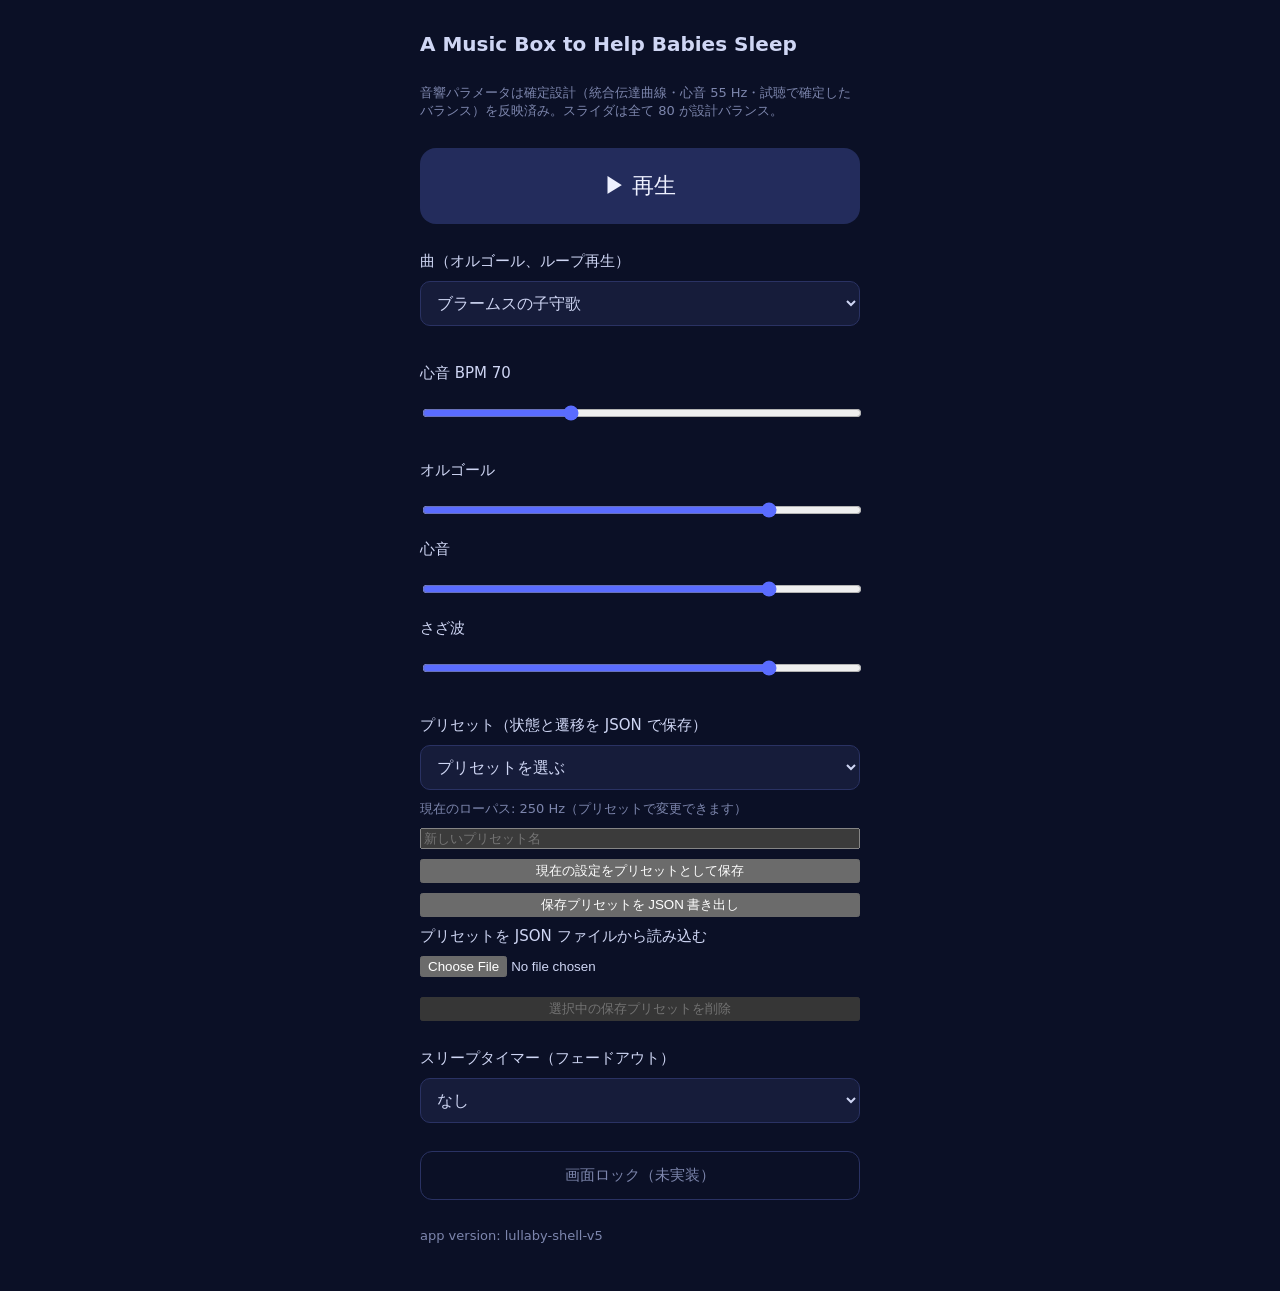
<file: app/index.html>
<!DOCTYPE html>
<html lang="ja">
<head>
<meta charset="utf-8">
<meta name="viewport" content="width=device-width, initial-scale=1, viewport-fit=cover">
<meta name="theme-color" content="#0b1026">
<title>A Music Box to Help Babies Sleep</title>
<link rel="manifest" href="manifest.webmanifest">
<link rel="stylesheet" href="style.css">
</head>
<body>
<main>
  <h1>A Music Box to Help Babies Sleep</h1>
  <p class="note">音響パラメータは確定設計（統合伝達曲線・心音 55 Hz・試聴で確定したバランス）を反映済み。スライダは全て 80 が設計バランス。</p>

  <button id="playBtn" class="play" type="button">▶ 再生</button>

  <section>
    <label for="song">曲（オルゴール、ループ再生）</label>
    <select id="song">
      <option value="brahms">ブラームスの子守歌</option>
      <option value="yurikago">ゆりかごのうた</option>
      <option value="moldau">モルダウ主題</option>
      <option value="vissi">歌に生き、愛に生き</option>
    </select>
    <p id="songStatus" class="note"></p>
  </section>

  <section>
    <label for="bpm">心音 BPM <span id="bpmVal">70</span></label>
    <input id="bpm" type="range" min="60" max="90" step="1" value="70">
  </section>

  <section>
    <label for="volMusic">オルゴール</label>
    <input id="volMusic" type="range" min="0" max="100" value="80">
    <label for="volHeart">心音</label>
    <input id="volHeart" type="range" min="0" max="100" value="80">
    <label for="volWaves">さざ波</label>
    <input id="volWaves" type="range" min="0" max="100" value="80">
  </section>

  <section>
    <label for="preset">プリセット（状態と遷移を JSON で保存）</label>
    <select id="preset"><option value="">プリセットを選ぶ</option></select>
    <p class="note">現在のローパス: <span id="lpVal">250</span> Hz（プリセットで変更できます）</p>
    <input id="presetName" type="text" placeholder="新しいプリセット名">
    <button id="savePreset" type="button">現在の設定をプリセットとして保存</button>
    <button id="exportPresets" type="button">保存プリセットを JSON 書き出し</button>
    <label for="importPresets">プリセットを JSON ファイルから読み込む</label>
    <input id="importPresets" type="file" accept=".json,application/json">
    <p id="importStatus" class="note"></p>
    <button id="deletePreset" type="button">選択中の保存プリセットを削除</button>
  </section>

  <section>
    <label for="timer">スリープタイマー（フェードアウト）</label>
    <select id="timer">
      <option value="0">なし</option>
      <option value="15">15分</option>
      <option value="30">30分</option>
    </select>
  </section>

  <button id="lockBtn" class="lock" type="button">画面ロック（未実装）</button>
  <p class="note">app version: lullaby-shell-v5</p>
</main>
<script src="app.js"></script>
</body>
</html>
</file>
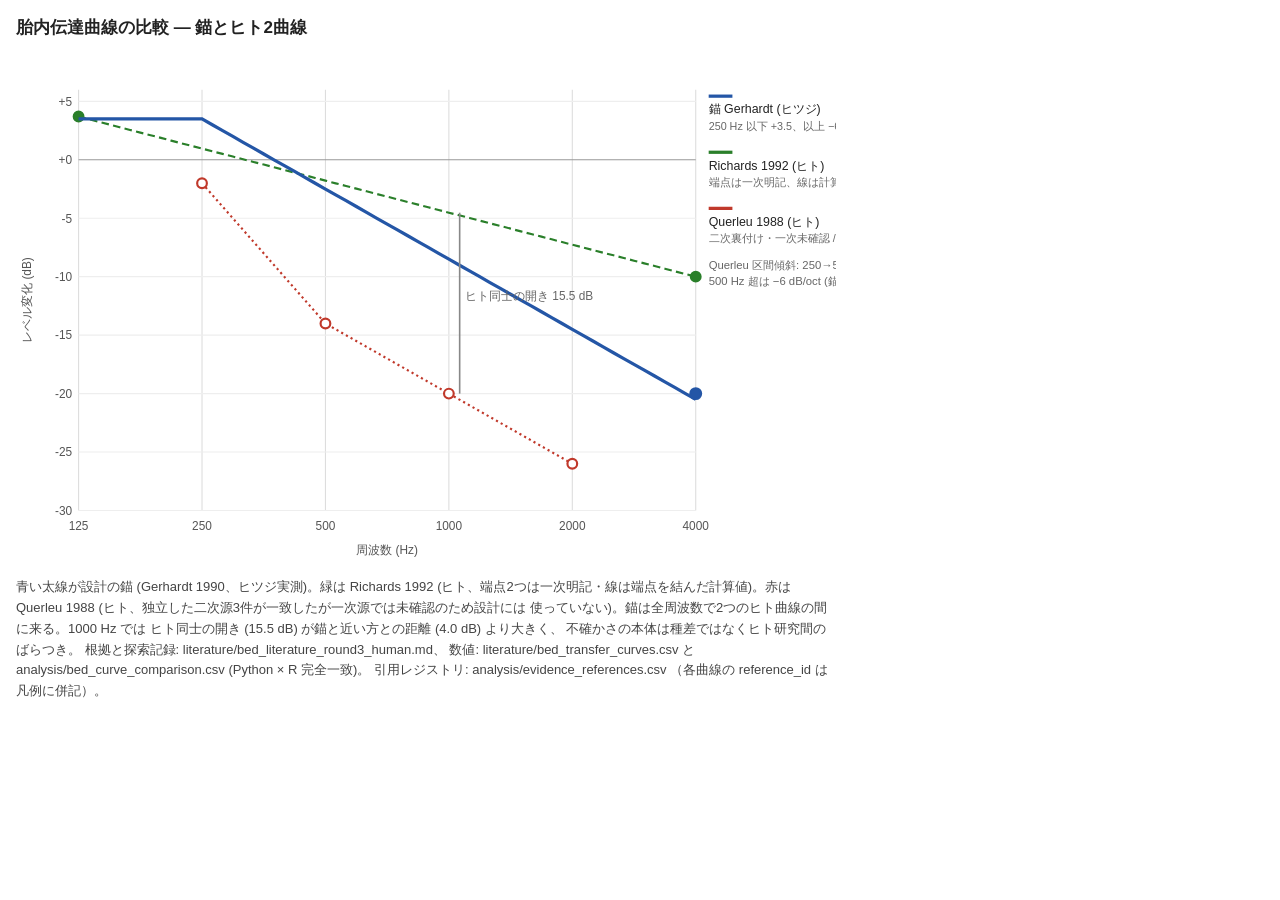
<file: analysis/bed_curves.html>
<!DOCTYPE html>
<html lang="ja"><head><meta charset="utf-8">
<meta name="viewport" content="width=device-width, initial-scale=1">
<title>胎内伝達曲線の比較 (第3弾まで)</title>
<style>body{font-family:sans-serif;margin:16px;color:#222;max-width:820px}
svg{width:100%;height:auto}p{font-size:13px;line-height:1.6;color:#444}</style>
</head><body>
<h2 style="font-size:17px">胎内伝達曲線の比較 — 錨とヒト2曲線</h2>
<svg viewBox="0 0 760 470" xmlns="http://www.w3.org/2000/svg">
<line x1="58.0" y1="34" x2="58.0" y2="424" stroke="#ddd"/><text x="58.0" y="442" font-size="11" text-anchor="middle" fill="#555">125</text><line x1="172.4" y1="34" x2="172.4" y2="424" stroke="#ddd"/><text x="172.4" y="442" font-size="11" text-anchor="middle" fill="#555">250</text><line x1="286.8" y1="34" x2="286.8" y2="424" stroke="#ddd"/><text x="286.8" y="442" font-size="11" text-anchor="middle" fill="#555">500</text><line x1="401.2" y1="34" x2="401.2" y2="424" stroke="#ddd"/><text x="401.2" y="442" font-size="11" text-anchor="middle" fill="#555">1000</text><line x1="515.6" y1="34" x2="515.6" y2="424" stroke="#ddd"/><text x="515.6" y="442" font-size="11" text-anchor="middle" fill="#555">2000</text><line x1="630.0" y1="34" x2="630.0" y2="424" stroke="#ddd"/><text x="630.0" y="442" font-size="11" text-anchor="middle" fill="#555">4000</text><line x1="58" y1="44.8" x2="630" y2="44.8" stroke="#eee"/><text x="52" y="48.8" font-size="11" text-anchor="end" fill="#555">+5</text><line x1="58" y1="99.0" x2="630" y2="99.0" stroke="#999"/><text x="52" y="103.0" font-size="11" text-anchor="end" fill="#555">+0</text><line x1="58" y1="153.2" x2="630" y2="153.2" stroke="#eee"/><text x="52" y="157.2" font-size="11" text-anchor="end" fill="#555">-5</text><line x1="58" y1="207.3" x2="630" y2="207.3" stroke="#eee"/><text x="52" y="211.3" font-size="11" text-anchor="end" fill="#555">-10</text><line x1="58" y1="261.5" x2="630" y2="261.5" stroke="#eee"/><text x="52" y="265.5" font-size="11" text-anchor="end" fill="#555">-15</text><line x1="58" y1="315.7" x2="630" y2="315.7" stroke="#eee"/><text x="52" y="319.7" font-size="11" text-anchor="end" fill="#555">-20</text><line x1="58" y1="369.8" x2="630" y2="369.8" stroke="#eee"/><text x="52" y="373.8" font-size="11" text-anchor="end" fill="#555">-25</text><line x1="58" y1="424.0" x2="630" y2="424.0" stroke="#eee"/><text x="52" y="428.0" font-size="11" text-anchor="end" fill="#555">-30</text><text x="344.0" y="464" font-size="11" text-anchor="middle" fill="#555">周波数 (Hz)</text><text x="14" y="229.0" font-size="11" text-anchor="middle" fill="#555" transform="rotate(-90 14 229.0)">レベル変化 (dB)</text><polyline points="58.0,58.9 67.5,61.4 77.1,63.9 86.6,66.3 96.1,68.8 105.7,71.3 115.2,73.8 124.7,76.2 134.3,78.7 143.8,81.2 153.3,83.7 162.9,86.1 172.4,88.6 181.9,91.1 191.5,93.5 201.0,96.0 210.5,98.5 220.1,101.0 229.6,103.4 239.1,105.9 248.7,108.4 258.2,110.9 267.7,113.3 277.3,115.8 286.8,118.3 296.3,120.8 305.9,123.2 315.4,125.7 324.9,128.2 334.5,130.7 344.0,133.1 353.5,135.6 363.1,138.1 372.6,140.5 382.1,143.0 391.7,145.5 401.2,148.0 410.7,150.4 420.3,152.9 429.8,155.4 439.3,157.9 448.9,160.3 458.4,162.8 467.9,165.3 477.5,167.8 487.0,170.2 496.5,172.7 506.1,175.2 515.6,177.7 525.1,180.1 534.7,182.6 544.2,185.1 553.7,187.5 563.3,190.0 572.8,192.5 582.3,195.0 591.9,197.4 601.4,199.9 610.9,202.4 620.5,204.9 630.0,207.3" fill="none" stroke="#2a7f2a" stroke-width="2" stroke-dasharray="7 4"/><circle cx="58.0" cy="58.9" r="4.5" fill="#2a7f2a" stroke="#2a7f2a" stroke-width="2"/><circle cx="630.0" cy="207.3" r="4.5" fill="#2a7f2a" stroke="#2a7f2a" stroke-width="2"/><polyline points="172.4,120.7 286.8,250.7 401.2,315.7 515.6,380.7" fill="none" stroke="#c0392b" stroke-width="2" stroke-dasharray="2 3"/><circle cx="172.4" cy="120.7" r="4.5" fill="white" stroke="#c0392b" stroke-width="2"/><circle cx="286.8" cy="250.7" r="4.5" fill="white" stroke="#c0392b" stroke-width="2"/><circle cx="401.2" cy="315.7" r="4.5" fill="white" stroke="#c0392b" stroke-width="2"/><circle cx="515.6" cy="380.7" r="4.5" fill="white" stroke="#c0392b" stroke-width="2"/><polyline points="58.0,61.1 67.5,61.1 77.1,61.1 86.6,61.1 96.1,61.1 105.7,61.1 115.2,61.1 124.7,61.1 134.3,61.1 143.8,61.1 153.3,61.1 162.9,61.1 172.4,61.1 181.9,66.5 191.5,71.9 201.0,77.3 210.5,82.8 220.1,88.2 229.6,93.6 239.1,99.0 248.7,104.4 258.2,109.8 267.7,115.2 277.3,120.7 286.8,126.1 296.3,131.5 305.9,136.9 315.4,142.3 324.9,147.8 334.5,153.2 344.0,158.6 353.5,164.0 363.1,169.4 372.6,174.8 382.1,180.2 391.7,185.7 401.2,191.1 410.7,196.5 420.3,201.9 429.8,207.3 439.3,212.8 448.9,218.2 458.4,223.6 467.9,229.0 477.5,234.4 487.0,239.8 496.5,245.2 506.1,250.7 515.6,256.1 525.1,261.5 534.7,266.9 544.2,272.3 553.7,277.8 563.3,283.2 572.8,288.6 582.3,294.0 591.9,299.4 601.4,304.8 610.9,310.2 620.5,315.7 630.0,321.1" fill="none" stroke="#2456a6" stroke-width="3"/><circle cx="630.0" cy="315.7" r="5" fill="#2456a6" stroke="#2456a6" stroke-width="2"/><line x1="411.2" y1="148.0" x2="411.2" y2="315.7" stroke="#888" stroke-width="1.5"/><text x="416.2" y="229.0" font-size="11" fill="#666">ヒト同士の開き 15.5 dB</text><line x1="642" y1="40" x2="664" y2="40" stroke="#2456a6" stroke-width="3"/><text x="642" y="56" font-size="11.5" fill="#222">錨 Gerhardt (ヒツジ)</text><text x="642" y="71" font-size="10" fill="#666">250 Hz 以下 +3.5、以上 −6 dB/oct / reference_id: gerhardt_1990</text><line x1="642" y1="92" x2="664" y2="92" stroke="#2a7f2a" stroke-width="3"/><text x="642" y="108" font-size="11.5" fill="#222">Richards 1992 (ヒト)</text><text x="642" y="123" font-size="10" fill="#666">端点は一次明記、線は計算 / reference_id: richards_1992</text><line x1="642" y1="144" x2="664" y2="144" stroke="#c0392b" stroke-width="3"/><text x="642" y="160" font-size="11.5" fill="#222">Querleu 1988 (ヒト)</text><text x="642" y="175" font-size="10" fill="#666">二次裏付け・一次未確認 / reference_id: querleu_1988</text><text x="642" y="200" font-size="10.5" fill="#666">Querleu 区間傾斜: 250→500 は −12、</text><text x="642" y="215" font-size="10.5" fill="#666">500 Hz 超は −6 dB/oct (錨と同じ)</text>
</svg>
<p>青い太線が設計の錨 (Gerhardt 1990、ヒツジ実測)。緑は Richards 1992
(ヒト、端点2つは一次明記・線は端点を結んだ計算値)。赤は Querleu 1988
(ヒト、独立した二次源3件が一致したが一次源では未確認のため設計には
使っていない)。錨は全周波数で2つのヒト曲線の間に来る。1000 Hz では
ヒト同士の開き (15.5 dB) が錨と近い方との距離 (4.0 dB) より大きく、
不確かさの本体は種差ではなくヒト研究間のばらつき。
根拠と探索記録: literature/bed_literature_round3_human.md、
数値: literature/bed_transfer_curves.csv と
analysis/bed_curve_comparison.csv (Python × R 完全一致)。
引用レジストリ: analysis/evidence_references.csv
（各曲線の reference_id は凡例に併記）。</p>
</body></html>
</file>
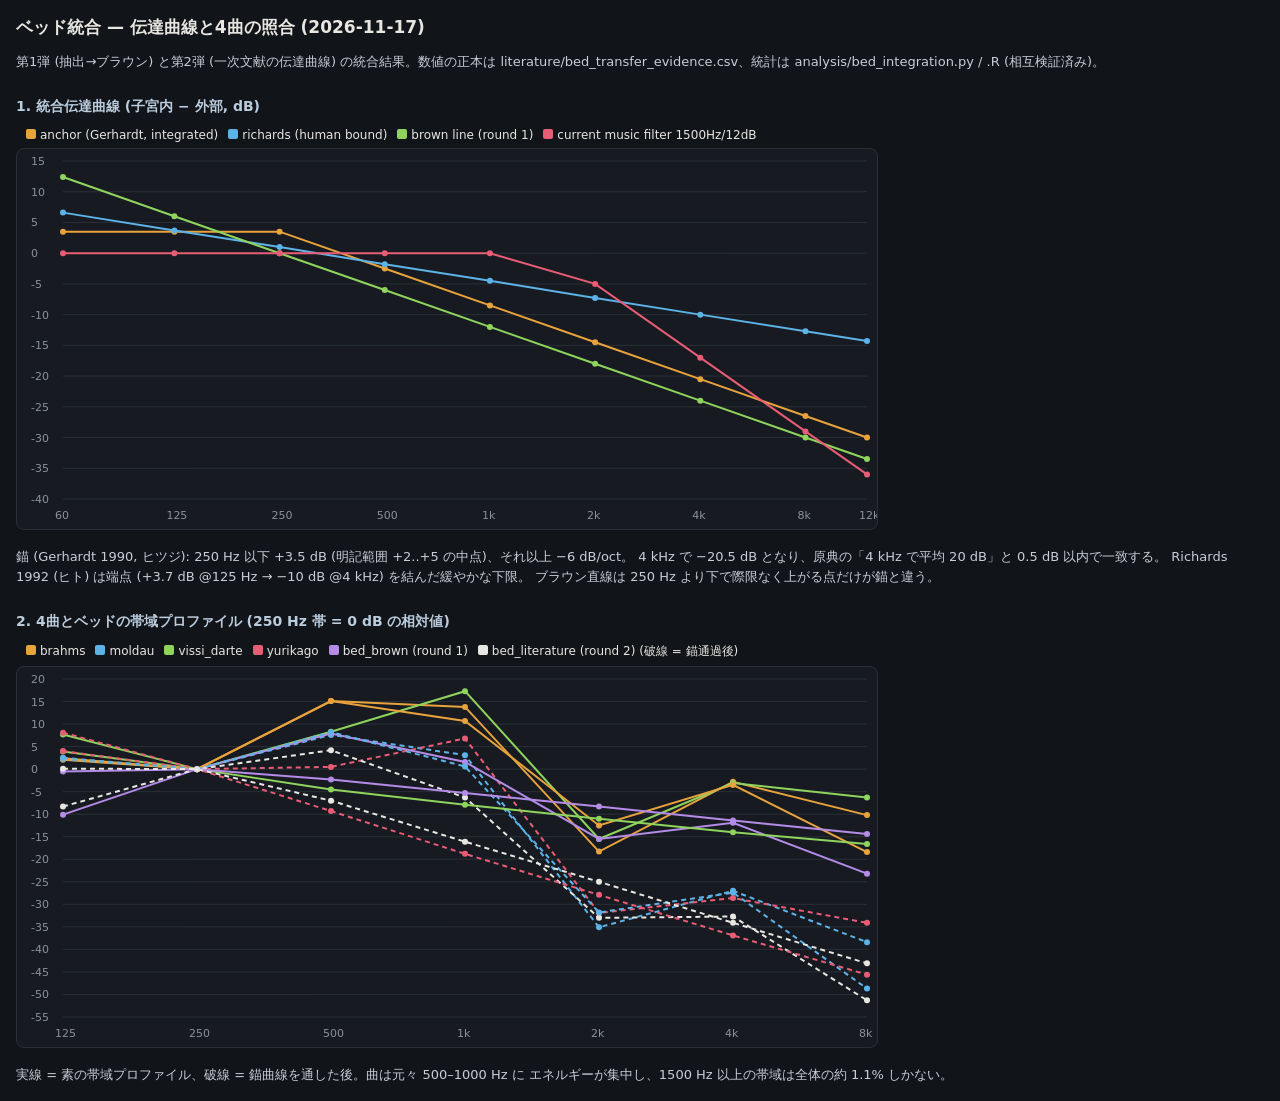
<file: analysis/bed_integration.html>
<!DOCTYPE html>
<html lang="ja"><head><meta charset="utf-8">
<meta name="viewport" content="width=device-width, initial-scale=1">
<title>ベッド統合 — 伝達曲線と4曲の照合 (2026-11-17)</title>
<style>
body{background:#111418;color:#e8e6e1;font-family:system-ui,sans-serif;margin:16px}
h1{font-size:17px} h2{font-size:14px;margin-top:26px;color:#bcd}
p,li{font-size:13px;line-height:1.55;color:#c9cdd4}
canvas{width:100%;max-width:860px;background:#171b21;border:1px solid #2a2f37;border-radius:8px}
.legend{font-size:12px;margin:6px 0}
.sw{display:inline-block;width:10px;height:10px;border-radius:2px;margin:0 4px 0 10px}
</style></head><body>
<h1>ベッド統合 — 伝達曲線と4曲の照合 (2026-11-17)</h1>
<p>第1弾 (抽出→ブラウン) と第2弾 (一次文献の伝達曲線) の統合結果。数値の正本は
literature/bed_transfer_evidence.csv、統計は analysis/bed_integration.py / .R (相互検証済み)。</p>
<h2>1. 統合伝達曲線 (子宮内 − 外部, dB)</h2>
<div class="legend" id="leg1"></div>
<canvas id="c1" width="860" height="380"></canvas>
<p>錨 (Gerhardt 1990, ヒツジ): 250 Hz 以下 +3.5 dB (明記範囲 +2..+5 の中点)、それ以上 −6 dB/oct。
4 kHz で −20.5 dB となり、原典の「4 kHz で平均 20 dB」と 0.5 dB 以内で一致する。
Richards 1992 (ヒト) は端点 (+3.7 dB @125 Hz → −10 dB @4 kHz) を結んだ緩やかな下限。
ブラウン直線は 250 Hz より下で際限なく上がる点だけが錨と違う。</p>
<h2>2. 4曲とベッドの帯域プロファイル (250 Hz 帯 = 0 dB の相対値)</h2>
<div class="legend" id="leg2"></div>
<canvas id="c2" width="860" height="380"></canvas>
<p>実線 = 素の帯域プロファイル、破線 = 錨曲線を通した後。曲は元々 500–1000 Hz に
エネルギーが集中し、1500 Hz 以上の帯域は全体の約 1.1% しかない。</p>
<script>
const D = {"freqs": [60, 125, 250, 500, 1000, 2000, 4000, 8000, 12000], "curves": {"anchor (Gerhardt, integrated)": [3.5, 3.5, 3.5, -2.5, -8.5, -14.5, -20.5, -26.5, -30.0], "richards (human bound)": [6.6, 3.7, 1.0, -1.8, -4.5, -7.3, -10.0, -12.7, -14.3], "brown line (round 1)": [12.4, 6.0, -0.0, -6.0, -12.0, -18.0, -24.0, -30.0, -33.5], "current music filter 1500Hz/12dB": [0.0, 0.0, 0.0, 0.0, 0.0, -5.0, -17.0, -29.0, -36.0]}, "bands": [125, 250, 500, 1000, 2000, 4000, 8000], "songs": {"brahms": {"raw": [2.1, 0.0, 15.1, 13.8, -18.3, -2.8, -10.2], "anchor": [2.2, 0.0, 7.6, 3.1, -35.1, -27.0, -38.4]}, "moldau": {"raw": [3.9, 0.0, 8.3, 17.3, -15.5, -3.1, -6.3], "anchor": [4.0, 0.0, 0.5, 6.8, -31.9, -28.6, -34.1]}, "vissi_darte": {"raw": [-10.1, 0.0, 7.9, 1.6, -15.5, -11.9, -23.2], "anchor": [-8.3, 0.0, 4.2, -6.3, -33.0, -32.7, -51.3]}, "yurikago": {"raw": [2.4, 0.0, 15.1, 10.7, -12.5, -3.5, -18.4], "anchor": [2.5, 0.0, 8.2, 0.6, -31.8, -27.4, -48.7]}, "bed_brown (round 1)": {"raw": [7.7, 0.0, -4.5, -7.9, -11.0, -14.0, -16.6], "anchor": [8.1, 0.0, -9.3, -18.8, -27.9, -36.9, -45.6]}, "bed_literature (round 2)": {"raw": [-0.5, 0.0, -2.3, -5.3, -8.3, -11.4, -14.4], "anchor": [0.1, 0.0, -7.0, -16.1, -25.0, -34.1, -43.1]}}};
const COLORS = ['#e8a33d','#5db3e8','#8fd45d','#e85d75','#b48ce8','#e8e6e1'];
function draw(id, xs, series, ylab){
  const cv = document.getElementById(id), ctx = cv.getContext('2d');
  const W = cv.width, H = cv.height, L = 46, R = 10, T = 12, B = 30;
  let ymin = 1e9, ymax = -1e9;
  series.forEach(s => s.y.forEach(v => { ymin = Math.min(ymin, v); ymax = Math.max(ymax, v); }));
  ymin = Math.floor((ymin - 2) / 5) * 5; ymax = Math.ceil((ymax + 2) / 5) * 5;
  const lx = f => L + (Math.log2(f / xs[0]) / Math.log2(xs[xs.length-1] / xs[0])) * (W - L - R);
  const ly = v => T + (ymax - v) / (ymax - ymin) * (H - T - B);
  ctx.strokeStyle = '#2a2f37'; ctx.fillStyle = '#8a919c'; ctx.font = '11px system-ui';
  for (let v = ymin; v <= ymax; v += 5){
    ctx.beginPath(); ctx.moveTo(L, ly(v)); ctx.lineTo(W - R, ly(v)); ctx.stroke();
    ctx.fillText(v + '', 14, ly(v) + 4);
  }
  xs.forEach(f => ctx.fillText(f >= 1000 ? (f/1000) + 'k' : f, lx(f) - 8, H - 10));
  series.forEach((s, i) => {
    ctx.strokeStyle = COLORS[i % COLORS.length]; ctx.lineWidth = 2;
    ctx.setLineDash(s.dash ? [5, 4] : []);
    ctx.beginPath();
    s.y.forEach((v, j) => { const X = lx(xs[j]), Y = ly(v); j ? ctx.lineTo(X, Y) : ctx.moveTo(X, Y); });
    ctx.stroke(); ctx.setLineDash([]);
    ctx.fillStyle = COLORS[i % COLORS.length];
    s.y.forEach((v, j) => { ctx.beginPath(); ctx.arc(lx(xs[j]), ly(v), 3, 0, 7); ctx.fill(); });
  });
  return COLORS;
}
const c1 = Object.entries(D.curves).map(([name, y]) => ({name, y}));
draw('c1', D.freqs, c1);
document.getElementById('leg1').innerHTML = c1.map((s, i) =>
  `<span class="sw" style="background:${COLORS[i]}"></span>${s.name}`).join('');
const names = Object.keys(D.songs);
const s2 = [];
names.forEach(n => { s2.push({name: n, y: D.songs[n].raw}); s2.push({name: n + ' (錨通過後)', y: D.songs[n].anchor, dash: 1}); });
draw('c2', D.bands, s2);
document.getElementById('leg2').innerHTML = names.map((n, i) =>
  `<span class="sw" style="background:${COLORS[i]}"></span>${n}`).join('') + ' (破線 = 錨通過後)';
</script></body></html>
</file>
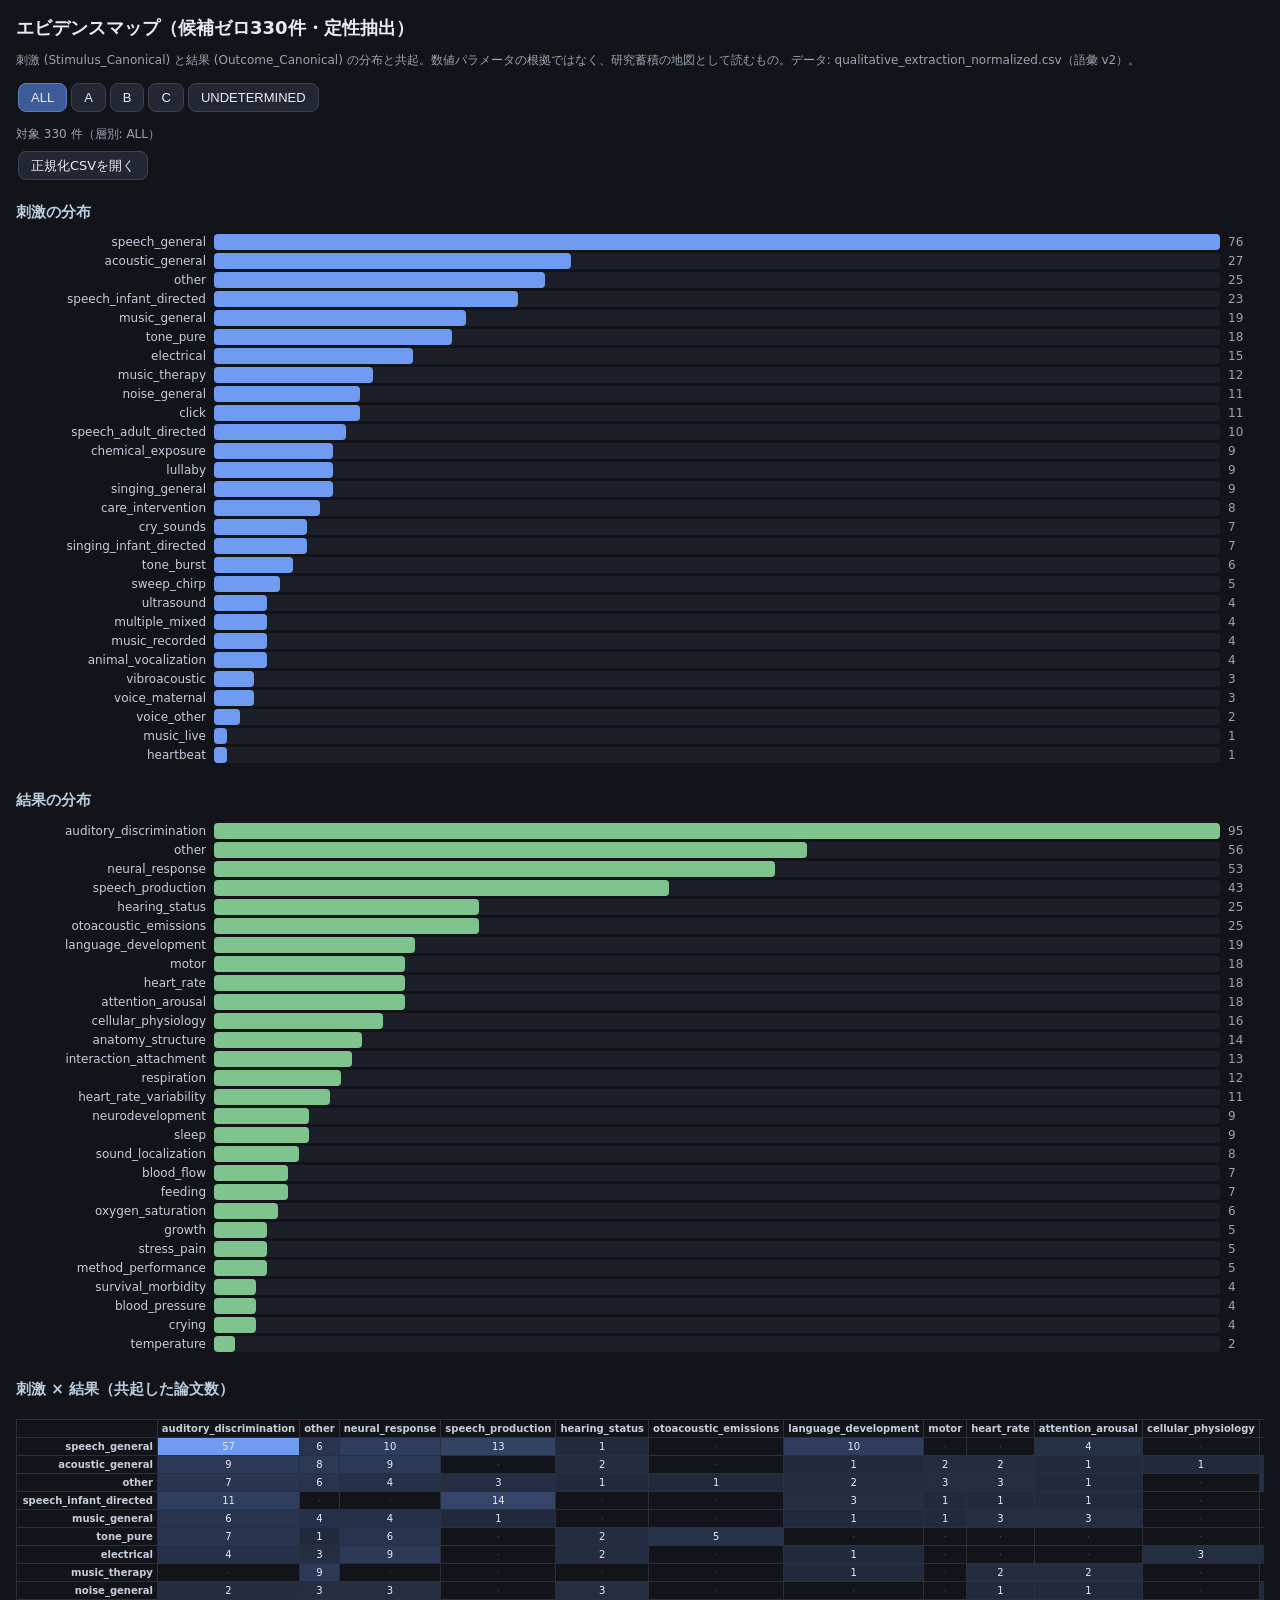
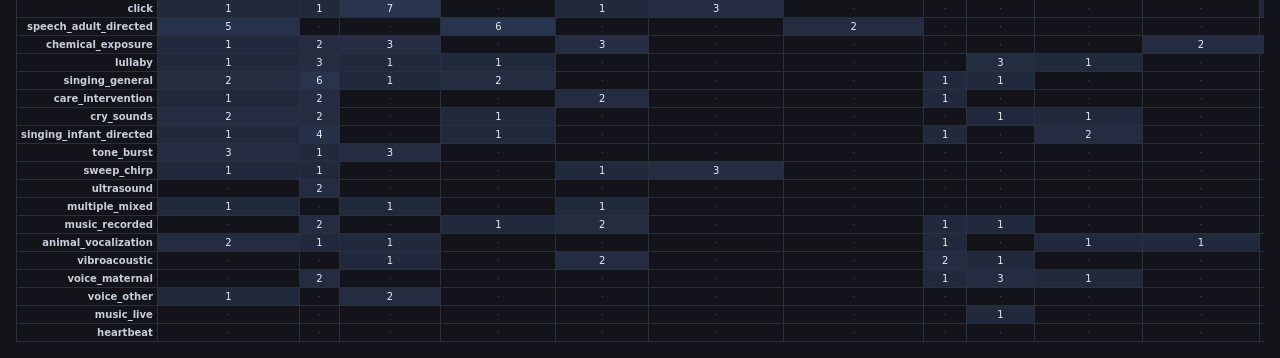
<file: analysis/evidence_map.html>
<!DOCTYPE html>
<html lang="ja">
<head>
<meta charset="utf-8">
<meta name="viewport" content="width=device-width, initial-scale=1">
<title>Evidence Map — A Music Box to Help Babies Sleep</title>
<style>
  body { background:#12141a; color:#e8eaf0; font-family: system-ui, sans-serif; margin:16px; }
  h1 { font-size:18px; } h2 { font-size:15px; margin-top:28px; color:#bcd; }
  .sub { color:#9aa3b2; font-size:12px; }
  button, label.file { background:#232733; color:#e8eaf0; border:1px solid #3a4152; border-radius:8px; padding:6px 12px; margin:2px; cursor:pointer; font-size:13px; }
  button.on { background:#3d5a99; border-color:#5b7fc4; }
  .bar-row { display:flex; align-items:center; gap:8px; margin:3px 0; font-size:12px; }
  .bar-lab { width:190px; text-align:right; color:#c6cddb; overflow:hidden; text-overflow:ellipsis; white-space:nowrap; }
  .bar-track { flex:1; background:#1c1f27; border-radius:4px; height:16px; }
  .bar-fill { background:#6f9cf0; height:16px; border-radius:4px; }
  .bar-fill.o { background:#7fc48f; }
  .bar-num { width:36px; color:#9aa3b2; }
  table { border-collapse:collapse; font-size:10px; margin-top:8px; }
  th, td { border:1px solid #2a2f3c; padding:3px 4px; text-align:center; }
  th { color:#c6cddb; font-weight:600; }
  th.row { text-align:right; }
  td.z { color:#39404f; }
  .wrap { overflow-x:auto; }
</style>
</head>
<body>
<h1>エビデンスマップ（候補ゼロ330件・定性抽出）</h1>
<p class="sub">刺激 (Stimulus_Canonical) と結果 (Outcome_Canonical) の分布と共起。数値パラメータの根拠ではなく、研究蓄積の地図として読むもの。データ: qualitative_extraction_normalized.csv（語彙 v2）。</p>
<div id="filters"></div>
<p class="sub" id="meta"></p>
<label class="file">正規化CSVを開く<input type="file" id="file" accept=".csv" hidden></label>
<h2>刺激の分布</h2><div id="stim"></div>
<h2>結果の分布</h2><div id="outc"></div>
<h2>刺激 × 結果（共起した論文数）</h2><div class="wrap"><div id="matrix"></div></div>
<script>
const SLIM_CSV = "PMID,Stratum,Stimulus_Canonical,Outcome_Canonical\r\n447909,A,acoustic_general,other\r\n512211,A,speech_general,speech_production\r\n521551,A,speech_general,auditory_discrimination\r\n561122,A,N/A,N/A\r\n889607,A,N/A,N/A\r\n908792,A,N/A,speech_production\r\n1127173,A,N/A,N/A\r\n1396249,A,ultrasound,blood_flow; oxygen_saturation\r\n1468383,A,N/A,motor; respiration\r\n1564195,B,acoustic_general; noise_general,neural_response\r\n1587224,A,N/A,motor; neurodevelopment\r\n1769918,A,electrical; acoustic_general,neural_response\r\n1802673,A,care_intervention,respiration; motor; heart_rate_variability\r\n1861001,A,other,sound_localization\r\n1917710,A,N/A,neural_response\r\n1917718,B,N/A,neural_response\r\n2032957,A,chemical_exposure,anatomy_structure\r\n2032958,C,N/A,cellular_physiology\r\n2123535,A,N/A,respiration\r\n2182690,C,ultrasound,temperature; other\r\n2199548,A,ultrasound,temperature\r\n2228806,C,chemical_exposure,cellular_physiology\r\n2269733,A,other,hearing_status\r\n2708687,A,N/A,speech_production\r\n2708690,A,speech_general; other,auditory_discrimination\r\n2768673,A,sweep_chirp; tone_burst,auditory_discrimination\r\n2768674,A,acoustic_general,sound_localization\r\n2828300,A,N/A,cellular_physiology\r\n3356817,A,noise_general,sound_localization\r\n3403795,A,N/A,neural_response; otoacoustic_emissions\r\n3403803,A,N/A,speech_production\r\n3610853,A,acoustic_general,neural_response\r\n3624638,A,speech_general,auditory_discrimination\r\n3792261,A,N/A,blood_flow; heart_rate; attention_arousal\r\n3803276,A,N/A,attention_arousal\r\n3958324,A,speech_general; click,auditory_discrimination; feeding\r\n3973244,A,N/A,growth\r\n4031254,A,tone_pure; click,neural_response\r\n4031263,A,N/A,otoacoustic_emissions\r\n4044420,A,N/A,neural_response\r\n4424880,A,N/A,N/A\r\n5462638,A,N/A,N/A\r\n5463985,A,N/A,N/A\r\n5776940,A,N/A,N/A\r\n6699297,A,speech_general,auditory_discrimination\r\n6725772,A,speech_general,auditory_discrimination\r\n6736425,A,speech_general,auditory_discrimination\r\n6747097,A,speech_general,auditory_discrimination\r\n6747104,A,speech_general,auditory_discrimination\r\n6747112,A,tone_pure; music_general,auditory_discrimination\r\n7054247,A,speech_general,auditory_discrimination\r\n7288042,A,speech_general,auditory_discrimination\r\n7309639,B,tone_burst,neural_response\r\n7354194,A,tone_pure; acoustic_general,auditory_discrimination\r\n7559174,A,N/A,otoacoustic_emissions\r\n7593935,A,tone_burst; tone_pure,auditory_discrimination\r\n7608411,A,tone_burst,auditory_discrimination\r\n7642455,A,N/A,neural_response; cellular_physiology\r\n7714271,A,N/A,speech_production\r\n7775290,A,N/A,anatomy_structure; neurodevelopment; hearing_status\r\n7860832,A,speech_general,auditory_discrimination\r\n7928725,B,tone_pure,neural_response; auditory_discrimination\r\n7928726,B,tone_pure,neural_response\r\n7928727,A,tone_pure,neural_response\r\n7961180,A,electrical,cellular_physiology\r\n7963021,C,speech_general,speech_production; auditory_discrimination\r\n8071141,A,vibroacoustic,hearing_status; motor\r\n8120249,A,N/A,otoacoustic_emissions; other\r\n8176060,A,speech_general,auditory_discrimination; feeding\r\n8226343,C,chemical_exposure; tone_pure,hearing_status\r\n8227754,A,N/A,neural_response; growth\r\n8275873,A,N/A,motor; respiration; neurodevelopment\r\n8354756,A,click,otoacoustic_emissions\r\n8376213,A,N/A,neural_response\r\n8444138,A,N/A,heart_rate_variability; motor; respiration; blood_flow\r\n8486117,A,N/A,blood_flow; heart_rate\r\n8575987,B,N/A,anatomy_structure\r\n8642125,B,speech_general,speech_production; neural_response\r\n8675849,A,speech_general,auditory_discrimination\r\n8759964,A,speech_general,auditory_discrimination\r\n8819861,A,speech_general; acoustic_general,auditory_discrimination\r\n8865648,A,speech_general,speech_production\r\n8903757,A,acoustic_general,motor; heart_rate; blood_flow; other; attention_arousal\r\n8914313,A,tone_pure,auditory_discrimination\r\n8970816,C,chemical_exposure,other\r\n8975004,A,N/A,otoacoustic_emissions; other\r\n9112116,A,multiple_mixed,neural_response\r\n9165343,C,N/A,cellular_physiology\r\n9165741,A,N/A,speech_production\r\n9301051,B,acoustic_general,sound_localization\r\n9307322,A,acoustic_general,neural_response\r\n9373973,A,click,otoacoustic_emissions\r\n9373974,A,tone_pure,otoacoustic_emissions\r\n9373981,A,acoustic_general; tone_pure,auditory_discrimination\r\n9373985,A,speech_general,speech_production\r\n9407664,A,cry_sounds,auditory_discrimination\r\n9407665,A,speech_general,auditory_discrimination\r\n9407666,A,speech_general,auditory_discrimination\r\n9467697,A,N/A,motor\r\n9467698,A,N/A,motor; neurodevelopment\r\n9479752,A,tone_pure,otoacoustic_emissions\r\n9606068,A,N/A,otoacoustic_emissions\r\n9783814,A,N/A,attention_arousal; heart_rate; motor\r\n9857515,A,speech_general,auditory_discrimination; other\r\n9921670,A,N/A,speech_production; language_development\r\n10082295,B,electrical,neural_response; anatomy_structure\r\n10089612,A,speech_general,auditory_discrimination\r\n10160836,A,music_general; lullaby,stress_pain; growth; feeding; survival_morbidity\r\n10269113,A,music_general,stress_pain\r\n10519829,A,music_general; acoustic_general,N/A\r\n10575122,A,click; tone_burst; acoustic_general,neural_response\r\n10641653,A,tone_pure,otoacoustic_emissions\r\n10854801,A,N/A,respiration; sleep; neural_response; feeding\r\n10913886,A,vibroacoustic,neural_response; hearing_status\r\n11033245,C,electrical,neural_response; cellular_physiology\r\n11223298,A,N/A,anatomy_structure\r\n11281808,A,music_general; multiple_mixed,interaction_attachment; growth; survival_morbidity; stress_pain\r\n11386570,A,speech_general,auditory_discrimination\r\n11508975,A,speech_general,auditory_discrimination\r\n11572369,A,speech_general,auditory_discrimination\r\n12002869,B,N/A,speech_production\r\n12062765,A,N/A,otoacoustic_emissions\r\n12208539,B,click,neural_response\r\n12527136,C,multiple_mixed,hearing_status\r\n12558277,A,N/A,otoacoustic_emissions; neural_response\r\n12558278,A,N/A,hearing_status\r\n12558279,A,N/A,otoacoustic_emissions; cellular_physiology\r\n12782355,C,N/A,hearing_status; neural_response\r\n12822809,A,N/A,speech_production\r\n12880057,B,speech_general,speech_production; language_development\r\n12897272,A,N/A,neurodevelopment; language_development; speech_production\r\n12948603,A,N/A,otoacoustic_emissions; neural_response\r\n14580752,A,other,heart_rate; heart_rate_variability; motor\r\n14993583,A,N/A,language_development\r\n15000198,B,N/A,speech_production\r\n15464297,C,N/A,hearing_status; cellular_physiology\r\n15464308,A,N/A,other; hearing_status\r\n15478443,A,acoustic_general,auditory_discrimination\r\n15855038,C,electrical,neural_response\r\n15898664,A,speech_infant_directed; speech_adult_directed,auditory_discrimination\r\n15913390,A,lullaby; music_general,growth\r\n15953522,A,N/A,hearing_status\r\n16005171,C,N/A,cellular_physiology\r\n16158675,C,ultrasound,other\r\n16199687,A,N/A,N/A\r\n16240818,A,N/A,otoacoustic_emissions; cellular_physiology; hearing_status\r\n16242867,A,N/A,heart_rate_variability; other\r\n16521731,A,N/A,other\r\n16583903,B,speech_general,auditory_discrimination\r\n16583908,A,speech_infant_directed; speech_adult_directed,speech_production\r\n16583911,B,N/A,speech_production\r\n16626899,A,noise_general,heart_rate\r\n16678364,A,other,blood_flow\r\n16838552,A,speech_general,auditory_discrimination\r\n16854214,B,singing_general,other\r\n16882821,A,N/A,interaction_attachment; feeding\r\n17004487,A,N/A,speech_production\r\n17069277,B,N/A,N/A\r\n17069320,A,N/A,speech_production\r\n17069323,A,speech_general,auditory_discrimination\r\n17069324,A,speech_general,auditory_discrimination\r\n17138298,A,singing_infant_directed; music_recorded; speech_infant_directed; other,neurodevelopment; motor; speech_production\r\n17138304,A,lullaby; music_general,neural_response; heart_rate\r\n17225406,A,other,anatomy_structure\r\n17300890,A,multiple_mixed,auditory_discrimination\r\n17416420,A,N/A,sleep\r\n17434694,A,click,neural_response\r\n17471741,A,N/A,speech_production\r\n17550202,A,speech_general,auditory_discrimination; language_development\r\n17552724,A,speech_general,speech_production\r\n17552738,A,N/A,speech_production\r\n17606343,A,N/A,otoacoustic_emissions\r\n17902855,A,N/A,otoacoustic_emissions\r\n17927395,A,speech_general,auditory_discrimination\r\n18396918,A,speech_general,language_development; auditory_discrimination\r\n18396992,A,N/A,hearing_status\r\n18537301,A,speech_general,auditory_discrimination; language_development\r\n18573324,C,electrical,anatomy_structure\r\n18646981,A,other,anatomy_structure\r\n18662763,UNDETERMINED,click,otoacoustic_emissions\r\n18681606,B,N/A,speech_production\r\n18762493,A,N/A,blood_pressure\r\n18801421,C,chemical_exposure,auditory_discrimination\r\n18959451,A,music_therapy; lullaby,attention_arousal; stress_pain; heart_rate; respiration; oxygen_saturation\r\n18959452,A,singing_general,interaction_attachment; survival_morbidity; other\r\n19045630,A,N/A,other; neural_response\r\n19095053,A,N/A,hearing_status; sound_localization; auditory_discrimination\r\n19178947,A,N/A,motor; other\r\n19206833,A,music_general,auditory_discrimination; other\r\n19256731,A,music_general; music_therapy,interaction_attachment\r\n19275336,A,animal_vocalization; cry_sounds,auditory_discrimination\r\n19439359,A,speech_infant_directed; cry_sounds; music_general,attention_arousal; heart_rate\r\n19524376,A,N/A,heart_rate_variability\r\n19615433,C,electrical,cellular_physiology; neural_response\r\n19703532,A,electrical; tone_pure,neural_response; hearing_status\r\n19739757,A,speech_general,auditory_discrimination\r\n19739763,A,speech_general; speech_adult_directed; speech_infant_directed,auditory_discrimination; speech_production\r\n19757875,A,music_general; music_recorded,crying; heart_rate; respiration; oxygen_saturation; blood_pressure\r\n19894788,A,speech_general,auditory_discrimination\r\n20036776,A,lullaby; singing_general; singing_infant_directed,auditory_discrimination\r\n20058979,A,tone_pure; sweep_chirp,otoacoustic_emissions; other\r\n20351003,A,acoustic_general; care_intervention,sleep\r\n20356690,A,other,heart_rate; heart_rate_variability\r\n20370038,A,N/A,speech_production\r\n20649189,A,tone_pure,otoacoustic_emissions\r\n20649233,A,speech_infant_directed,auditory_discrimination\r\n20649236,A,speech_infant_directed,speech_production; auditory_discrimination\r\n20709473,A,vibroacoustic,heart_rate; motor\r\n21488601,A,music_therapy,interaction_attachment; other\r\n21530627,A,care_intervention,other; hearing_status\r\n21568428,A,speech_infant_directed,auditory_discrimination\r\n21786868,A,speech_general,auditory_discrimination\r\n21895107,A,animal_vocalization,attention_arousal; other\r\n21925813,A,other; care_intervention,stress_pain\r\n21974493,A,speech_general,auditory_discrimination\r\n22087925,A,cry_sounds,other; method_performance\r\n22225130,A,speech_infant_directed; speech_adult_directed,auditory_discrimination; language_development\r\n22501078,B,speech_general,other\r\n22575207,C,noise_general; speech_general,auditory_discrimination; neural_response\r\n22894224,A,speech_infant_directed; speech_general,speech_production\r\n22982264,A,lullaby,sleep; crying; other\r\n22982268,A,music_general,auditory_discrimination\r\n23261784,A,singing_infant_directed; singing_general,interaction_attachment\r\n23297920,B,speech_general,auditory_discrimination; attention_arousal\r\n23369693,A,N/A,heart_rate_variability; heart_rate; other\r\n23391482,A,other,blood_pressure; blood_flow; anatomy_structure; other\r\n23589814,A,music_live; lullaby; other,heart_rate; respiration; oxygen_saturation; sleep; feeding; interaction_attachment\r\n23656097,A,noise_general,attention_arousal\r\n23742367,A,acoustic_general; speech_general; tone_pure,auditory_discrimination\r\n23742373,B,speech_general; acoustic_general,auditory_discrimination; other\r\n23907090,A,N/A,heart_rate_variability; sleep\r\n23916754,A,music_general; voice_other; tone_pure,neural_response\r\n23927126,A,speech_infant_directed,speech_production\r\n23994296,A,animal_vocalization; voice_other; speech_general,auditory_discrimination; neural_response\r\n24461571,A,N/A,survival_morbidity\r\n24590753,A,acoustic_general; noise_general,other; hearing_status; sleep\r\n24661448,A,voice_maternal,heart_rate; other; attention_arousal; motor; neurodevelopment\r\n24815281,A,speech_general,auditory_discrimination; attention_arousal\r\n24993220,A,speech_infant_directed; speech_adult_directed,speech_production\r\n25190427,A,noise_general,auditory_discrimination\r\n25194837,A,voice_maternal,heart_rate\r\n25234921,A,speech_infant_directed,speech_production\r\n25499127,B,electrical,auditory_discrimination\r\n25669300,A,speech_infant_directed; speech_adult_directed,language_development; speech_production\r\n25827259,A,other,other; attention_arousal\r\n25920857,UNDETERMINED,speech_general,auditory_discrimination; language_development\r\n25957338,A,singing_infant_directed,attention_arousal; other\r\n26093424,A,speech_general,neural_response\r\n26318364,A,sweep_chirp,otoacoustic_emissions\r\n26520358,A,speech_general,language_development\r\n26658058,A,N/A,heart_rate_variability\r\n26712451,A,other,other; otoacoustic_emissions\r\n26723333,A,sweep_chirp,otoacoustic_emissions\r\n26811196,A,other,motor; respiration\r\n26828740,B,electrical,sound_localization; auditory_discrimination\r\n26994659,A,acoustic_general; noise_general,anatomy_structure\r\n27036263,A,speech_infant_directed; speech_adult_directed,speech_production\r\n27369171,A,speech_general,neural_response; method_performance\r\n27473507,A,N/A,neural_response\r\n27586752,A,speech_infant_directed; speech_adult_directed,auditory_discrimination\r\n28040035,A,speech_infant_directed; speech_adult_directed,auditory_discrimination\r\n28147620,A,music_general,auditory_discrimination\r\n28253666,A,speech_general,auditory_discrimination\r\n28464621,A,speech_general,auditory_discrimination\r\n28464636,A,speech_general,auditory_discrimination\r\n28554786,A,N/A,other; sleep; crying; feeding\r\n28599541,A,speech_infant_directed,auditory_discrimination\r\n28751613,A,N/A,N/A\r\n28800468,A,acoustic_general; music_general,neural_response; auditory_discrimination\r\n28863552,A,speech_general,auditory_discrimination\r\n28934613,A,singing_infant_directed; lullaby; singing_general,other\r\n28946022,A,acoustic_general,other; language_development\r\n28964073,A,cry_sounds,method_performance; respiration\r\n29133013,UNDETERMINED,electrical,language_development; auditory_discrimination\r\n29195426,A,speech_infant_directed; speech_general,speech_production\r\n29307495,C,electrical; other,neural_response; other\r\n29471397,A,music_therapy,other\r\n29514272,A,music_therapy,heart_rate; respiration; blood_pressure; oxygen_saturation\r\n29738894,A,care_intervention; heartbeat,heart_rate_variability\r\n29857717,A,speech_general,language_development; auditory_discrimination\r\n29857736,A,N/A,anatomy_structure; speech_production\r\n29983289,C,animal_vocalization; acoustic_general,cellular_physiology; motor\r\n30007216,A,speech_general,attention_arousal; auditory_discrimination\r\n30075685,A,speech_infant_directed,auditory_discrimination\r\n30086413,A,singing_general,auditory_discrimination\r\n30347324,A,care_intervention,crying; interaction_attachment\r\n30404496,A,speech_general; other,auditory_discrimination\r\n30448690,A,speech_general,neural_response\r\n30797628,A,other,auditory_discrimination; interaction_attachment\r\n31901199,A,music_therapy,other\r\n32112555,A,music_therapy; care_intervention,other; heart_rate_variability; interaction_attachment\r\n32120242,C,chemical_exposure,cellular_physiology\r\n32237812,A,sweep_chirp; speech_general,hearing_status\r\n32237815,A,speech_general,language_development; auditory_discrimination\r\n32611142,A,music_general,attention_arousal; auditory_discrimination\r\n32752747,A,speech_general,auditory_discrimination\r\n33360183,B,speech_general,neural_response; speech_production\r\n33379914,A,speech_infant_directed,speech_production; language_development\r\n33448286,A,music_therapy; singing_infant_directed,other; interaction_attachment\r\n33865019,A,chemical_exposure,neural_response; anatomy_structure; hearing_status\r\n33971428,C,electrical; other,neural_response; sound_localization\r\n34091212,A,click; speech_general,neural_response\r\n34972287,A,singing_general; lullaby; speech_general; other,other; speech_production\r\n35661217,A,music_therapy; music_general,other; language_development\r\n36592139,A,singing_infant_directed,attention_arousal; other\r\n37436908,A,N/A,N/A\r\n37864407,A,noise_general; music_recorded,hearing_status; other; sleep\r\n37864408,A,noise_general; music_recorded,hearing_status; other\r\n37939412,C,N/A,hearing_status; otoacoustic_emissions; cellular_physiology\r\n38310608,A,cry_sounds,method_performance; other\r\n38422780,A,music_general; singing_general,interaction_attachment; neurodevelopment; other; motor; speech_production; neural_response\r\n38888391,A,speech_infant_directed; speech_adult_directed,speech_production\r\n39047579,A,other; acoustic_general; speech_general,neural_response\r\n39051718,A,speech_general; other,language_development; auditory_discrimination; other\r\n39278142,C,acoustic_general; other,anatomy_structure; auditory_discrimination; neural_response\r\n39293022,A,music_therapy; music_general,attention_arousal; interaction_attachment; other\r\n39471549,A,speech_general,attention_arousal; auditory_discrimination; other\r\n39550993,C,click; chemical_exposure,neural_response; hearing_status; anatomy_structure\r\n39851065,A,music_therapy,other\r\n40126041,A,speech_general; other,auditory_discrimination; language_development\r\n40464705,A,cry_sounds,speech_production\r\n40992231,A,other; speech_general; speech_infant_directed,auditory_discrimination; speech_production; neurodevelopment\r\n40996776,A,speech_general; noise_general,neural_response\r\n41115328,A,N/A,other; cellular_physiology; method_performance\r\n41736294,A,tone_burst; click; chemical_exposure,neural_response; other\r\n41895045,UNDETERMINED,electrical; acoustic_general,other; neural_response\r\n42002288,B,care_intervention,sound_localization; auditory_discrimination; hearing_status\r\n42561882,A,singing_general; voice_maternal; acoustic_general,heart_rate; oxygen_saturation; other\r\n42684857,A,music_therapy,other\r\n42933285,UNDETERMINED,acoustic_general; electrical,hearing_status; other; auditory_discrimination\r\n";
let rows = [];
function parseCSV(text) {
  const out = []; let row = [], cur = "", q = false;
  for (let i = 0; i < text.length; i++) {
    const c = text[i];
    if (q) { if (c === '"') { if (text[i+1] === '"') { cur += '"'; i++; } else q = false; } else cur += c; }
    else if (c === '"') q = true;
    else if (c === ",") { row.push(cur); cur = ""; }
    else if (c === "\n") { row.push(cur); out.push(row); row = []; cur = ""; }
    else if (c !== "\r") cur += c;
  }
  if (cur !== "" || row.length) { row.push(cur); out.push(row); }
  const head = out[0];
  return out.slice(1).filter(r => r.length > 1).map(r => Object.fromEntries(head.map((h, i) => [h, r[i] ?? ""])));
}
function toks(v) { v = (v || "").trim(); return (!v || v === "N/A") ? [] : v.split(";").map(s => s.trim()).filter(Boolean); }
let stratum = "ALL";
function render() {
  const data = rows.filter(r => stratum === "ALL" || r.Stratum === stratum);
  document.getElementById("meta").textContent = `対象 ${data.length} 件（層別: ${stratum}）`;
  const mk = (id, key, cls) => {
    const c = new Map();
    data.forEach(r => toks(r[key]).forEach(t => c.set(t, (c.get(t) || 0) + 1)));
    const items = [...c.entries()].sort((a, b) => b[1] - a[1]);
    const max = items.length ? items[0][1] : 1;
    document.getElementById(id).innerHTML = items.map(([k, v]) =>
      `<div class="bar-row"><div class="bar-lab" title="${k}">${k}</div><div class="bar-track"><div class="bar-fill ${cls}" style="width:${100*v/max}%"></div></div><div class="bar-num">${v}</div></div>`).join("");
    return items.map(([k]) => k);
  };
  const stimKeys = mk("stim", "Stimulus_Canonical", "");
  const outcKeys = mk("outc", "Outcome_Canonical", "o");
  const cell = new Map();
  data.forEach(r => { const ss = toks(r.Stimulus_Canonical), oo = toks(r.Outcome_Canonical);
    ss.forEach(s => oo.forEach(o => { const k = s + "||" + o; cell.set(k, (cell.get(k) || 0) + 1); })); });
  let max = 1; cell.forEach(v => { if (v > max) max = v; });
  let h = "<table><tr><th></th>" + outcKeys.map(o => `<th>${o}</th>`).join("") + "</tr>";
  stimKeys.forEach(s => { h += `<tr><th class="row">${s}</th>` + outcKeys.map(o => {
    const v = cell.get(s + "||" + o) || 0;
    const a = v ? (0.15 + 0.85 * v / max).toFixed(2) : 0;
    return v ? `<td style="background:rgba(111,156,240,${a})">${v}</td>` : `<td class="z">·</td>`; }).join("") + "</tr>"; });
  document.getElementById("matrix").innerHTML = h + "</table>";
}
function setFilter(s) { stratum = s; document.querySelectorAll("#filters button").forEach(b => b.classList.toggle("on", b.dataset.s === s)); render(); }
const F = document.getElementById("filters");
["ALL", "A", "B", "C", "UNDETERMINED"].forEach(s => { const b = document.createElement("button"); b.textContent = s; b.dataset.s = s; b.onclick = () => setFilter(s); F.appendChild(b); });
document.getElementById("file").addEventListener("change", e => {
  const f = e.target.files[0]; if (!f) return;
  f.text().then(t => { rows = parseCSV(t); setFilter("ALL"); });
});
rows = parseCSV(SLIM_CSV);
setFilter("ALL");
</script>
</body>
</html>
</file>
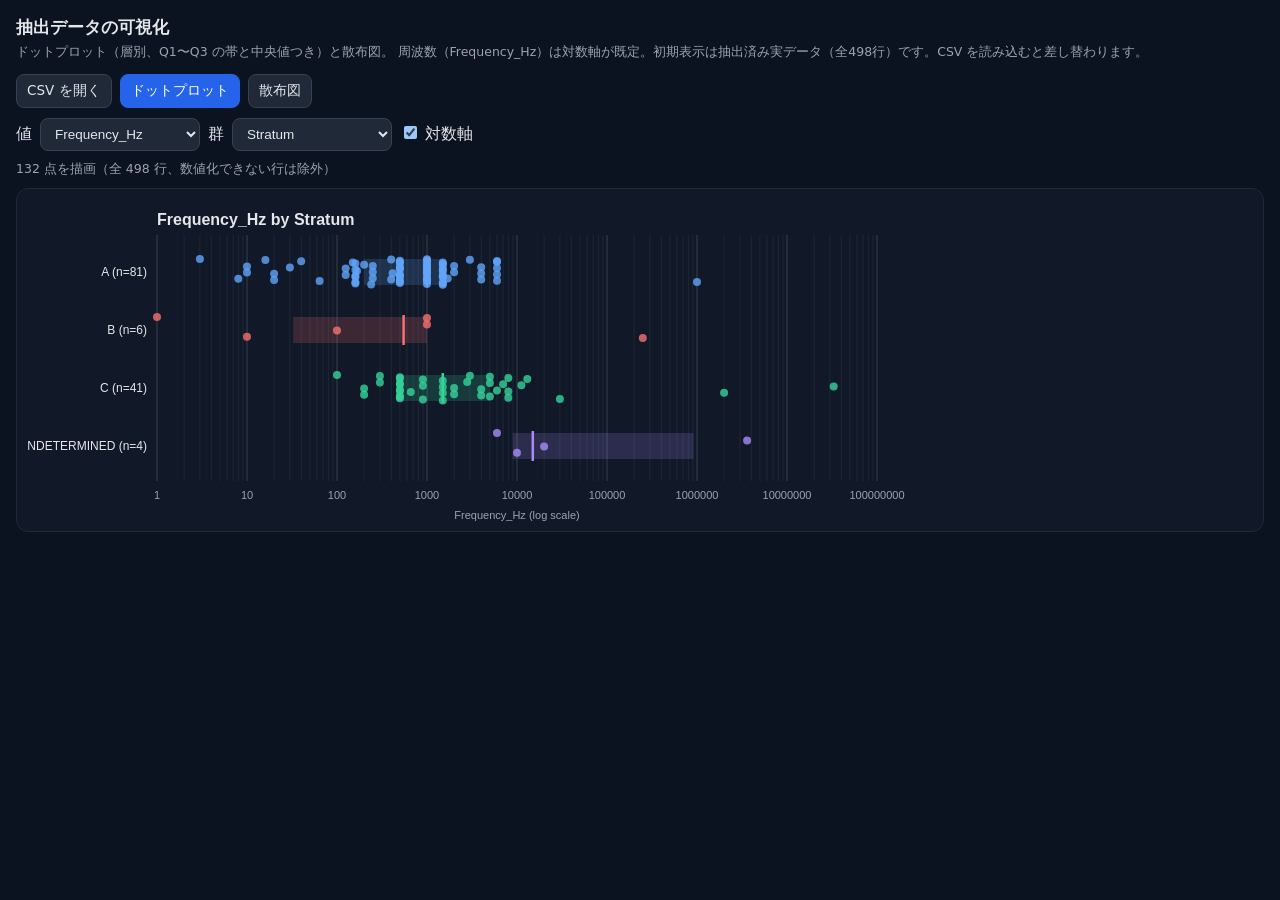
<file: analysis/plots.html>
<!DOCTYPE html>
<html lang="ja">
<head>
<meta charset="utf-8">
<meta name="viewport" content="width=device-width, initial-scale=1">
<title>抽出データ可視化 — A Music Box to Help Babies Sleep</title>
<style>
  :root { color-scheme: dark; }
  body { margin: 0; padding: 16px; background: #0b1220; color: #e5e7eb;
         font-family: system-ui, -apple-system, sans-serif; }
  h1 { font-size: 17px; margin: 0 0 4px; }
  p.note { color: #9ca3af; font-size: 12.5px; margin: 2px 0 12px; line-height: 1.5; }
  .controls { display: flex; flex-wrap: wrap; gap: 8px; align-items: center;
              margin-bottom: 10px; }
  select, button, label.file {
    background: #1f2937; color: #e5e7eb; border: 1px solid #374151;
    border-radius: 8px; padding: 7px 10px; font-size: 13.5px; }
  button { cursor: pointer; }
  button.active { background: #2563eb; border-color: #2563eb; color: #fff; }
  input[type="file"] { display: none; }
  .plot { background: #111827; border: 1px solid #1f2937; border-radius: 12px;
          padding: 10px; overflow-x: auto; margin-bottom: 14px; }
  .plot svg { max-width: 100%; height: auto; display: block; }
  #status { font-size: 12.5px; color: #9ca3af; margin: 6px 0 10px; }
  .demo-banner { background: #78350f; color: #fde68a; border-radius: 8px;
                 padding: 6px 10px; font-size: 12.5px; margin-bottom: 10px; }
</style>
</head>
<body>
<h1>抽出データの可視化</h1>
<p class="note">ドットプロット（層別、Q1〜Q3 の帯と中央値つき）と散布図。
周波数（Frequency_Hz）は対数軸が既定。初期表示は抽出済み実データ（全498行）です。CSV を読み込むと差し替わります。</p>

<div class="controls">
  <label class="file">CSV を開く<input type="file" id="file" accept=".csv,text/csv"></label>
  <button id="dotBtn" type="button" class="active">ドットプロット</button>
  <button id="scatterBtn" type="button">散布図</button>
</div>
<div class="controls" id="dotControls">
  <span>値</span><select id="valueCol"></select>
  <span>群</span><select id="groupCol"></select>
  <label><input type="checkbox" id="dotLog"> 対数軸</label>
</div>
<div class="controls" id="scatterControls" style="display:none">
  <span>X</span><select id="xCol"></select>
  <span>Y</span><select id="yCol"></select>
  <label><input type="checkbox" id="xLog"> X対数</label>
  <label><input type="checkbox" id="yLog"> Y対数</label>
</div>
<div id="banner"></div>
<div id="status"></div>
<div class="plot" id="plot"></div>

<script>
"use strict";
/* ===== 純粋関数（plots.py と同じ定義・同じ計算） ===== */
const PALETTE = ["#60a5fa", "#f87171", "#34d399", "#a78bfa", "#fbbf24", "#22d3ee"];
const LOG_DEFAULT_COLUMNS = new Set(["Frequency_Hz"]);
const W = 880, ML = 130, MR = 30, MT = 44, MB = 46;

function median(xs) {
  const s = [...xs].sort((a, b) => a - b), n = s.length;
  return n % 2 ? s[(n - 1) / 2] : (s[n / 2 - 1] + s[n / 2]) / 2;
}
function quantile(xs, p) { // type 7
  const s = [...xs].sort((a, b) => a - b), n = s.length;
  if (n === 1) return s[0];
  const k = (n - 1) * p, f = Math.floor(k);
  return s[f] + (s[Math.min(f + 1, n - 1)] - s[f]) * (k - f);
}
const q1 = xs => quantile(xs, 0.25), q3 = xs => quantile(xs, 0.75);

function fmt(v) {
  if (v >= 100) return String(Math.round(v));
  if (v >= 10) return String(parseFloat(v.toFixed(1)));
  return String(parseFloat(v.toFixed(2)));
}
function esc(s) {
  return String(s).replace(/&/g, "&amp;").replace(/</g, "&lt;").replace(/>/g, "&gt;");
}
function jitter(i) { return (((i * 2654435761) % 1000) / 1000) - 0.5; }

class Scale {
  constructor(values, log, px0, px1) {
    if (!values.length) throw new Error("no values");
    this.log = log; this.px0 = px0; this.px1 = px1; this.ticks = [];
    let lo, hi;
    if (log) {
      if (values.some(v => v <= 0)) throw new Error("log scale requires all values > 0");
      lo = 10 ** Math.floor(Math.log10(Math.min(...values)));
      hi = 10 ** Math.ceil(Math.log10(Math.max(...values)));
      if (lo === hi) hi = lo * 10;
      this.tLo = Math.log10(lo); this.tHi = Math.log10(hi);
      for (let p = Math.log10(lo); 10 ** p <= hi; p++) {
        this.ticks.push([10 ** p, fmt(10 ** p), true]);
        for (let m = 2; m < 10; m++) if (10 ** p * m < hi) this.ticks.push([10 ** p * m, "", false]);
      }
    } else {
      lo = Math.min(...values); hi = Math.max(...values);
      if (lo === hi) { lo -= 1; hi += 1; }
      const rawStep = (hi - lo) / 5, mag = 10 ** Math.floor(Math.log10(rawStep));
      const step = [1, 2, 5, 10].find(s => mag * s >= rawStep) * mag;
      lo = Math.floor(lo / step) * step; hi = Math.ceil(hi / step) * step;
      this.tLo = lo; this.tHi = hi;
      for (let v = lo; v <= hi + step * 0.5; v += step) this.ticks.push([v, fmt(v), true]);
    }
  }
  t(v) { return this.log ? Math.log10(v) : v; }
  x(v) { return this.px0 + (this.t(v) - this.tLo) / (this.tHi - this.tLo) * (this.px1 - this.px0); }
}

function dotPlotSVG(groups, title, xLabel, logX) {
  const rowH = 58, plotW = W - ML - MR;
  const height = MT + rowH * groups.length + MB;
  const all = groups.flatMap(g => g[1]);
  const scale = new Scale(all, logX, ML, ML + plotW);
  const axisY = MT + rowH * groups.length + 6;
  const out = [`<svg xmlns="http://www.w3.org/2000/svg" width="${W}" height="${height}" font-family="sans-serif" viewBox="0 0 ${W} ${height}">`];
  out.push(`<text x="${ML}" y="26" font-size="16" font-weight="bold" fill="#e5e7eb">${esc(title)}</text>`);
  for (const [v, label, major] of scale.ticks) {
    const x = scale.x(v);
    out.push(`<line x1="${x.toFixed(1)}" y1="${MT - 8}" x2="${x.toFixed(1)}" y2="${axisY}" stroke="${major ? "#374151" : "#1f2937"}"/>`);
    if (label) out.push(`<text x="${x.toFixed(1)}" y="${axisY + 18}" font-size="11" text-anchor="middle" fill="#9ca3af">${esc(label)}</text>`);
  }
  out.push(`<text x="${ML + plotW / 2}" y="${axisY + 38}" font-size="11" text-anchor="middle" fill="#9ca3af">${esc(xLabel)}${logX ? " (log scale)" : ""}</text>`);
  groups.forEach(([label, values], gi) => {
    const cy = MT + rowH * gi + rowH / 2, color = PALETTE[gi % PALETTE.length];
    out.push(`<text x="${ML - 10}" y="${cy + 4}" font-size="12" text-anchor="end" fill="#e5e7eb">${esc(label)} (n=${values.length})</text>`);
    if (values.length >= 2) {
      const a = scale.x(q1(values)), b = scale.x(q3(values)), m = scale.x(median(values));
      out.push(`<rect x="${a.toFixed(1)}" y="${cy - 13}" width="${(b - a).toFixed(1)}" height="26" fill="${color}" opacity="0.18"/>`);
      out.push(`<line x1="${m.toFixed(1)}" y1="${cy - 15}" x2="${m.toFixed(1)}" y2="${cy + 15}" stroke="${color}" stroke-width="2.5"/>`);
    }
    [...values].sort((a, b) => a - b).forEach((v, i) => {
      out.push(`<circle cx="${scale.x(v).toFixed(1)}" cy="${(cy + jitter(i) * 26).toFixed(1)}" r="4" fill="${color}" opacity="0.8"/>`);
    });
  });
  out.push("</svg>");
  return out.join("\n");
}

function scatterSVG(points, title, xLabel, yLabel, logX, logY) {
  const plotW = W - ML - MR, plotH = 460;
  const height = MT + plotH + MB + 14, baseY = MT + plotH;
  const xs = new Scale(points.map(p => p[0]), logX, ML, ML + plotW);
  const ys = new Scale(points.map(p => p[1]), logY, 0, plotH);
  const yPx = v => baseY - ys.x(v);
  const out = [`<svg xmlns="http://www.w3.org/2000/svg" width="${W}" height="${height}" font-family="sans-serif" viewBox="0 0 ${W} ${height}">`];
  out.push(`<text x="${ML}" y="26" font-size="16" font-weight="bold" fill="#e5e7eb">${esc(title)}</text>`);
  for (const [v, label, major] of xs.ticks) {
    const x = xs.x(v);
    out.push(`<line x1="${x.toFixed(1)}" y1="${MT}" x2="${x.toFixed(1)}" y2="${baseY}" stroke="${major ? "#374151" : "#1f2937"}"/>`);
    if (label) out.push(`<text x="${x.toFixed(1)}" y="${baseY + 18}" font-size="11" text-anchor="middle" fill="#9ca3af">${esc(label)}</text>`);
  }
  for (const [v, label] of ys.ticks) {
    if (!label) continue;
    const y = yPx(v);
    out.push(`<line x1="${ML}" y1="${y.toFixed(1)}" x2="${ML + plotW}" y2="${y.toFixed(1)}" stroke="#1f2937"/>`);
    out.push(`<text x="${ML - 8}" y="${(y + 4).toFixed(1)}" font-size="11" text-anchor="end" fill="#9ca3af">${esc(label)}</text>`);
  }
  out.push(`<text x="${ML + plotW / 2}" y="${baseY + 38}" font-size="11" text-anchor="middle" fill="#9ca3af">${esc(xLabel)}${logX ? " (log scale)" : ""}</text>`);
  out.push(`<text x="18" y="${MT + plotH / 2}" font-size="11" text-anchor="middle" fill="#9ca3af" transform="rotate(-90 18 ${MT + plotH / 2})">${esc(yLabel)}${logY ? " (log scale)" : ""}</text>`);
  for (const [x, y] of points) {
    out.push(`<circle cx="${xs.x(x).toFixed(1)}" cy="${yPx(y).toFixed(1)}" r="3.5" fill="${PALETTE[0]}" opacity="0.8"/>`);
  }
  out.push("</svg>");
  return out.join("\n");
}

/* ===== CSV ===== */
function parseCSV(text) {
  const rows = [];
  let row = [], field = "", inQ = false;
  const s = text.replace(/\r\n/g, "\n");
  for (let i = 0; i < s.length; i++) {
    const c = s[i];
    if (inQ) {
      if (c === '"') { if (s[i + 1] === '"') { field += '"'; i++; } else inQ = false; }
      else field += c;
    } else if (c === '"') inQ = true;
    else if (c === ",") { row.push(field); field = ""; }
    else if (c === "\n") { row.push(field); rows.push(row); row = []; field = ""; }
    else field += c;
  }
  if (field !== "" || row.length) { row.push(field); rows.push(row); }
  const header = rows[0];
  return rows.slice(1).filter(r => r.some(c => c.trim() !== ""))
    .map(r => Object.fromEntries(header.map((h, i) => [h.trim(), (r[i] ?? "").trim()])));
}

/* ===== デモデータ（実データではない。表示確認用） ===== */
const DATA_CSV = `PMID,Stratum,Decision,Frequency_Hz,Sound_Level_dB,Tempo_BPM,Attenuation_dB_oct
42561882,A,Count_only,,,,
42684857,A,Count_only,,,,
42777332,A,Reference,,,30,
42933285,UNDETERMINED,Count_only,,,,
43008456,B,Reference,1000,,,
39293022,A,Count_only,,,,
39851065,A,Count_only,,,,
40126041,A,Count_only,,,,
40464705,A,Count_only,,,,
40992231,A,Count_only,,,,
40996776,A,Count_only,,,,
41115328,B,Count_only,,,,
38310608,A,Count_only,,,,
38422780,A,Count_only,,,,
38888391,A,Count_only,,,,
39047579,A,Count_only,,,,
39051718,A,Count_only,,,,
39471549,A,Count_only,,,,
36592139,A,Count_only,,,,
37436908,A,Count_only,,,,
37772774,A,Reference,8-40,,,
37864407,A,Count_only,,,,
37864408,A,Count_only,,,,
34823054,A,Reference,3-6;6-9;9-30;30-50,,,
35661217,A,Count_only,,,,
33448286,A,Count_only,,,,
33865019,A,Count_only,,,,
34091212,A,Count_only,,,,
34972287,A,Count_only,,,,
31901199,A,Count_only,,,,
32112555,A,Count_only,,,,
32237812,B,Reference,1000,,,
32237815,A,Count_only,,,,
32611142,A,Count_only,,,,
32752747,A,Count_only,,,,
33379914,A,Count_only,,,,
30448690,A,Count_only,,,,
30612027,C,Reference,5000-90000,,,
30797628,A,Count_only,,,,
31255105,A,Reference,10,4,,
29471397,A,Count_only,,,,
29514272,A,Count_only,,,,
29534830,A,Include,500,,,
29738894,A,Count_only,,,,
29857717,A,Count_only,,,,
29857736,A,Count_only,,,,
30007216,A,Count_only,,,,
30075685,A,Count_only,,,,
30077866,A,Include,,,70,
30086413,A,Count_only,,,,
30347324,A,Count_only,,,,
30404496,A,Count_only,,,,
26994659,A,Count_only,,,,
28147620,A,Count_only,,,,
28253666,A,Count_only,,,,
28372113,A,Reference,,5-6,,
28464621,A,Count_only,,,,
28464636,A,Count_only,,,,
28554786,A,Count_only,,,,
28599541,A,Count_only,,,,
28751613,A,Count_only,,,,
28800468,A,Count_only,,,,
28863552,A,Count_only,,,,
28863611,A,Include,,70,,
28934613,A,Count_only,,,,
28946022,A,Count_only,,,,
28964073,A,Count_only,,,,
29195426,A,Count_only,,,,
26658058,A,Count_only,,,,
26712451,A,Count_only,,,,
26811196,A,Count_only,,,,
27036239,C,Reference,4000;5000,,,
27036263,A,Count_only,,,,
27369171,A,Count_only,,,,
27473507,A,Count_only,,,,
27586752,A,Count_only,,,,
28040035,A,Count_only,,,,
25618103,A,Include,,15,,
25827259,A,Count_only,,,,
25957338,A,Count_only,,,,
26093424,A,Count_only,,,,
26318364,A,Count_only,,,,
26428839,A,Include,,,,6
26520358,A,Count_only,,,,
26723319,A,Reference,200-8000,,,
26723333,A,Count_only,,,,
23916754,A,Count_only,,,,
24461571,A,Count_only,,,,
24590753,A,Count_only,,,,
24661448,A,Count_only,,,,
24815281,A,Count_only,,,,
24993220,A,Count_only,,,,
25096110,A,Include,160;190;200;2500-4500;4000-6000,65;70,,12
25190427,A,Include,,50,,
25194837,A,Count_only,,,,
25234921,A,Count_only,,,,
25234993,A,Reference,500-4000;8000,,,
25463830,A,Count_only,,,,
23261784,A,Count_only,,,,
23363111,A,Reference,1500,,,
23369693,A,Count_only,,,,
23391482,A,Count_only,,,,
23589814,A,Count_only,,,,
23656097,A,Count_only,,,,
23742367,A,Count_only,,,,
23764671,A,Include,167;200,,,
23907090,A,Count_only,,,,
23927126,A,Count_only,,,,
23994296,A,Count_only,,,,
25669300,A,Count_only,,,,
21925813,A,Count_only,,,,
22280722,A,Include,240,,,6
22894224,A,Count_only,,,,
22982264,A,Count_only,,,,
22982268,A,Count_only,,,,
23145607,A,Count_only,,,,
23231118,A,Include,160;200;60-260,,,12
21144889,C,Reference,100-20000,,,
21147207,A,Reference,,10-11,,
21476616,A,Reference,6000,,,
21530627,A,Count_only,,,,
21568380,A,Reference,64,,,
21568413,A,Reference,500-4000,,,
21568428,A,Count_only,,,,
21682402,A,Reference,2000;4250,,,
21786868,A,Count_only,,,,
21895107,A,Count_only,,,,
21974484,C,Reference,30000;19300;41400,,,
21974493,A,Count_only,,,,
22087925,A,Count_only,,,,
22225130,A,Count_only,,,,
20036776,A,Count_only,,,,
20058979,A,Count_only,,,,
20351003,A,Count_only,,,,
20356690,A,Count_only,,,,
20370038,A,Count_only,,,,
20649189,A,Count_only,,,,
20649233,A,Count_only,,,,
20649236,A,Count_only,,,,
20709473,A,Count_only,,,,
20950966,A,Include,1000;2000,,,
21488601,A,Count_only,,,,
19095053,A,Count_only,,,,
19178947,A,Count_only,,,,
19206833,A,Count_only,,,,
19206878,A,Include,1000,,,
19256731,A,Count_only,,,,
19275336,A,Count_only,,,,
19439359,A,Count_only,,,,
19524376,A,Count_only,,,,
19703532,A,Count_only,,,,
19739757,A,Count_only,,,,
19739763,A,Count_only,,,,
19757874,A,Include,,65;70;75,,
19757875,A,Count_only,,,,
19894788,A,Count_only,,,,
17434694,A,Count_only,,,,
18345839,A,Reference,1500;2000;3000;4000,,,
18396918,A,Count_only,,,,
18396992,A,Count_only,,,,
18537301,A,Count_only,,,,
18646981,A,Count_only,,,,
18762493,A,Count_only,,,,
18959451,A,Count_only,,,,
18959452,A,Count_only,,,,
19045630,A,Count_only,,,,
19045786,A,Reference,1500-2500,,,
19062852,A,Reference,250-750;750-2000;2000-6000,,,
17300890,A,Count_only,,,,
17348521,UNDETERMINED,Reference,6000,,,
17416420,A,Count_only,,,,
17471741,A,Count_only,,,,
17550168,UNDETERMINED,Reference,,61-63;55-60,,
17550202,A,Count_only,,,,
17552713,A,Reference,6000,,,
17552724,A,Count_only,,,,
17552738,A,Count_only,,,,
17606343,A,Count_only,,,,
17850998,A,Count_only,,,,
17902855,A,Count_only,,,,
17927395,A,Count_only,,,,
16242867,A,Count_only,,,,
16459037,A,Include,400;3000,60,,
16521731,A,Count_only,,,,
16583908,A,Count_only,,,,
16626899,A,Count_only,,,,
16644155,A,Reference,1500;3000;4000,,,
16678364,A,Count_only,,,,
16838539,A,Include,1000,60,,
16838552,A,Count_only,,,,
16882821,A,Count_only,,,,
17004487,A,Count_only,,,,
17069320,A,Count_only,,,,
17069323,A,Count_only,,,,
17069324,A,Count_only,,,,
17138298,A,Count_only,,,,
17138304,A,Count_only,,,,
17225406,A,Count_only,,,,
17225410,A,Reference,6000,,,
15574301,A,Reference,250-6250,,,
15807032,UNDETERMINED,Reference,20000;2000000,100,,
15867039,A,Include,,50-100,,
15898664,A,Count_only,,,,
15913390,A,Count_only,,,,
15953522,A,Count_only,,,,
15957767,A,Include,1500-8000,,,
16086603,A,Include,,55-60;65-70;75-80,,
16199687,A,Count_only,,,,
16240817,A,Include,1500;6000,,,
16240818,A,Count_only,,,,
14993583,A,Count_only,,,,
15139625,A,Include,2000;4000;6000,,,
15286256,A,Include,,50-100,,
15464308,A,Count_only,,,,
15478443,A,Count_only,,,,
15658708,A,Include,6000,65;55,,
12558277,A,Count_only,,,,
12558278,A,Count_only,,,,
12558279,A,Count_only,,,,
12822809,A,Count_only,,,,
12897272,A,Count_only,,,,
12942974,A,Include,1500;6000,55-45;65-55;75-65,,
12948603,A,Count_only,,,,
14580752,A,Count_only,,,,
14714805,A,Include,6000,,,
12062765,A,Count_only,,,,
11223298,A,Count_only,,,,
11386562,A,Include,1000,,,
11386570,A,Count_only,,,,
11407963,A,Include,,78-83,,
11508975,A,Count_only,,,,
11572369,A,Count_only,,,,
11785816,A,Include,1500;3000;6000,,,
10641653,A,Count_only,,,,
10748332,C,Reference,6000,,,
10854801,A,Count_only,,,,
10867273,A,Reference,1700-10000,,,
10913886,A,Count_only,,,,
10936438,A,Include,,90;100;105;110,,
11281808,A,Count_only,,,,
10089612,A,Count_only,,,,
10212420,A,Include,1500;3000;6000,,,
10212425,A,Include,1000,65,,
10452385,A,Include,,70,,
10519829,A,Count_only,,,,
10530014,A,Reference,20-200,,,
10575120,A,Include,500-16000,,,
10575122,A,Count_only,,,,
9921670,A,Count_only,,,,
10195705,A,Count_only,,,,
9479751,A,Reference,1500-2100;4200-9900,,,
9479752,A,Count_only,,,,
9606068,A,Count_only,,,,
9682815,A,Include,1500;6000,,,
9783814,A,Count_only,,,,
9857515,A,Count_only,,,,
9872134,A,Include,500-8000,,,
9104019,UNDETERMINED,Reference,10000,3;1.3,,
9112116,A,Count_only,,,,
9119764,A,Include,500;1500;4000;8000,,,
9165342,A,Reference,20;150,,,
9165741,A,Count_only,,,,
9307322,A,Count_only,,,,
9373973,A,Count_only,,,,
9373974,A,Count_only,,,,
9373981,A,Count_only,,,,
9373985,A,Count_only,,,,
9387986,C,Reference,13000,83;58,,
9387991,C,Reference,2800-8000,,,
9407658,A,Include,160;200,,,
9407664,A,Count_only,,,,
9407665,A,Count_only,,,,
9407666,A,Count_only,,,,
9467697,A,Count_only,,,,
9467698,A,Count_only,,,,
8584373,A,Include,,90,,
8675849,A,Count_only,,,,
8759964,A,Count_only,,,,
8819861,A,Count_only,,,,
8844189,C,Reference,11200,,,
8865648,A,Count_only,,,,
8880180,A,Include,3000;6000,65;50,,
8914313,A,Count_only,,,,
8969474,A,Include,1500;6000,,,
7559174,A,Count_only,,,,
7560507,A,Include,160;200,,,
7593925,A,Include,500,,,
7593935,A,Include,500,,,
7608394,A,Include,160;200,,,
7608411,A,Count_only,,,,
7642455,A,Count_only,,,,
7642831,A,Include,1000;4000;8000,50,,
7714257,A,Include,500-8000,,,
7714271,A,Count_only,,,,
7775290,A,Count_only,,,,
7860832,A,Count_only,,,,
8600128,A,Reference,40;80;500;1000;2000,,,
8647727,A,Include,1000,,,
8903757,A,Count_only,,,,
8975004,A,Count_only,,,,
7928706,C,Reference,7000-110000;8000-76000,90,,
7928727,A,Count_only,,,,
7928741,A,Include,4000;8000,,,
7961180,A,Count_only,,,,
8040097,C,Reference,500,2,,
8071141,A,Count_only,,,,
8120247,A,Reference,125-10700,,,
8120249,A,Count_only,,,,
8157500,C,Count_only,,,,
8176060,A,Count_only,,,,
8113139,C,Reference,900,120,,
8226331,A,Reference,,-2-42;8,,
8226347,C,Reference,900;100-4500;300-2500;1300,120,,
8226352,C,Reference,500,15;25,,
8227754,A,Count_only,,,,
8270739,A,Reference,125-10700,,,
8275873,A,Count_only,,,,
8300947,C,Reference,300-60000,,,
8354755,B,Reference,10-500,,,
8354756,A,Count_only,,,,
8376210,A,Include,1000;4000;8000,,,
8376213,A,Count_only,,,,
8376214,A,Reference,10-80;20-80;500;2000,,,
8444138,A,Count_only,,,,
8486117,A,Count_only,,,,
8509307,A,Include,,75;45;15,,
1396249,A,Count_only,,,,
1464577,A,Include,500,,,
1468383,A,Count_only,,,,
1490906,C,Reference,,2;6,,
1506534,A,Count_only,,,,
1559899,C,Reference,200-10000,,,
1564194,A,Reference,1000-2000;2500-5000,-2.6;8.5,,
1587224,A,Count_only,,,,
10160836,A,Count_only,,,,
1769918,A,Count_only,,,,
1802673,A,Count_only,,,,
1861001,A,Count_only,,,,
1917710,A,Count_only,,,,
1938628,C,Reference,500,6,,
1938629,C,Reference,,6,,
1960280,A,Include,1000,,,
2032957,A,Count_only,,,,
2061219,C,Reference,500-608,,,
2123535,A,Count_only,,,,
2199548,UNDETERMINED,Reference,3600000,,,
2269733,A,Count_only,,,,
2299044,A,Include,,-8;0;8;16,,
2358411,C,Count_only,,,,
2681313,A,Reference,1000000,,,
2708687,A,Count_only,,,,
2708690,A,Count_only,,,,
2768086,C,Count_only,,,,
2768673,A,Include,1000,,,
2768674,A,Count_only,,,,
2808150,C,Reference,900,120,,
2808922,A,Include,400;1000;2000;4000;10000,0;10,,
3198866,A,Include,250-8000,,,
3356817,A,Count_only,,,,
3403795,A,Count_only,,,,
3403803,A,Count_only,,,,
2828300,A,Count_only,,,,
3558141,A,Include,,70,,
3558957,A,Include,1000;4000;8000,,,
3558968,A,Reference,16-180;14000,,,
3610853,A,Count_only,,,,
3611513,A,Include,,50;60;70,,
3624638,A,Count_only,,,,
3624650,A,Include,500;1000;4000,40;80,,
3655123,A,Include,4000-8000;8000-12000,,,
3771926,A,Include,1000;4000;8000,20;40;60,,
3792261,A,Count_only,,,,
3803276,A,Count_only,,,,
3958315,A,Include,4000,86,,
3958324,A,Count_only,,,,
3973221,A,Include,150,,,
3973244,A,Count_only,,,,
3989107,A,Include,160;200,,,
4029054,C,Reference,500-4000,,,
4031254,A,Include,1000;4000,60;40,,
4031263,A,Count_only,,,,
4044420,A,Count_only,,,,
4044425,C,Reference,200-10000,70-120;100,,6;16
4078175,A,Include,1000,,,
10269113,A,Count_only,,,,
6401088,A,Include,500;4000;10000,,,
6699297,A,Count_only,,,,
6725772,A,Count_only,,,,
6736425,A,Count_only,,,,
6747097,A,Count_only,,,,
6747104,A,Reference,,2;4;6,,
6747112,A,Count_only,,,,
7054247,A,Count_only,,,,
7096216,A,Include,1000;2000;4000;8000,30;50,,
7119278,A,Reference,415;445;450,,,
7288042,A,Count_only,,,,
7354194,A,Count_only,,,,
41736294,A,Count_only,,,,
447909,A,Count_only,,,,
512211,A,Count_only,,,,
521551,A,Count_only,,,,
670553,A,Reference,30-2500,,,
561122,A,Count_only,,,,
889607,A,Count_only,,,,
908792,A,Count_only,,,,
1127173,A,Count_only,,,,
4424880,A,Count_only,,,,
5462638,A,Count_only,,,,
5463985,A,Count_only,,,,
5776940,A,Count_only,,,,
42002288,B,Count_only,,,,
33360183,B,Count_only,,,,
29502907,B,Reference,1;250,,,
26828740,B,Count_only,,,,
25499127,B,Count_only,,,,
23297920,B,Count_only,,,,
23742373,B,Count_only,,,,
22501078,B,Count_only,,,,
20058986,B,Reference,100,,,
18681606,B,Count_only,,,,
16583903,B,Count_only,,,,
16583911,B,Count_only,,,,
16854214,B,Count_only,,,,
17069277,B,Count_only,,,,
15000198,B,Count_only,,,,
12880057,B,Count_only,,,,
12002869,B,Count_only,,,,
12208539,B,Count_only,,,,
10082295,B,Count_only,,,,
9925011,C,Reference,500;2000;20000;25000,,,
9557980,C,Reference,500-1500;4000-12000;16000,,,
9301051,B,Count_only,,,,
8642125,B,Count_only,,,,
8789820,C,Reference,300-31900;500;4000;6000,,,
8567420,C,Reference,1500,116,,
8575987,B,Count_only,,,,
8647737,C,Reference,5000-20000;8000-12000,60,,
7928725,B,Count_only,,,,
7928726,B,Count_only,,,,
1564195,B,Count_only,,,,
1880297,A,Include,,60,,96
1917718,B,Count_only,,,,
3610862,C,Reference,1500,,,
4086386,C,Reference,,50,,
7309639,B,Count_only,,,,
690336,B,Reference,250000-6000000;2200000,,,
40652664,C,Reference,8000,,,
40816165,C,Reference,,30-40,,
39278142,C,Count_only,,,,
39550993,C,Count_only,,,,
37939412,C,Count_only,,,,
35131579,C,Reference,8000;16000;32000,,,
36306607,C,Reference,,80,,
33971428,C,Count_only,,,,
34311267,C,Reference,,125,,
32120242,C,Count_only,,,,
29307495,C,Count_only,,,,
29983289,C,Count_only,,,,
26386286,C,Reference,,95,,
22575207,C,Count_only,,,,
19615433,C,Count_only,,,,
18345867,C,Reference,33000000,,,
18573324,C,Count_only,,,,
18801421,C,Count_only,,,,
15855038,C,Count_only,,,,
16005171,C,Count_only,,,,
16158675,C,Count_only,,,,
15219315,C,Reference,2000-8000,15-60,,
15464297,C,Count_only,,,,
12527136,C,Count_only,,,,
12782355,C,Count_only,,,,
12062768,C,Reference,2000;4000;8000;16000;32000,,,
11033245,C,Count_only,,,,
10392547,C,Reference,8000,,,
9165343,C,Count_only,,,,
9387996,C,Reference,500;1000;2000,120,,
8844183,C,Reference,3000;8000,50;70,,
8970816,C,Count_only,,,,
7963021,C,Count_only,,,,
8040092,C,Reference,500;1000;2000;4000,120,,
8226343,C,Reference,5000;40000,,,
8226345,C,Reference,,55;80,,
1774201,C,Count_only,,,,
1880073,C,Reference,1500;2200,124,,
2032958,C,Count_only,,,,
2076984,C,Count_only,,,,
2182690,C,Count_only,,,,
2228806,C,Count_only,,,,
2312410,C,Reference,4000-11300,,,
3793640,C,Reference,660-1800,,,
4066520,C,Reference,1500,125,,
6619005,C,Reference,,60-70,,
512209,C,Reference,2000000,,,
41895045,UNDETERMINED,Count_only,,,,
29133013,UNDETERMINED,Count_only,,,,
25920857,UNDETERMINED,Count_only,,,,
18662763,UNDETERMINED,Count_only,,,,
670550,UNDETERMINED,Reference,,24,,`;

/* ===== UI（ブラウザでのみ配線） ===== */
if (typeof document !== "undefined") {
  let rows = [], mode = "dot";
  const $ = id => document.getElementById(id);
  const NUM_HINT = ["Frequency_Hz", "Sound_Level_dB", "Tempo_BPM", "Attenuation_dB_oct"];

  function numericCols() {
    if (!rows.length) return [];
    return Object.keys(rows[0]).filter(c => rows.some(r => Number.isFinite(parseFloat(r[c]))));
  }
  function fillSelect(sel, cols, preferred) {
    sel.innerHTML = "";
    for (const c of cols) { const o = document.createElement("option"); o.value = c; o.textContent = c; sel.appendChild(o); }
    if (preferred && cols.includes(preferred)) sel.value = preferred;
  }
  function setup() {
    const cols = Object.keys(rows[0] || {});
    const nums = numericCols();
    fillSelect($("valueCol"), nums, "Frequency_Hz");
    fillSelect($("groupCol"), cols, "Stratum");
    fillSelect($("xCol"), nums, "Frequency_Hz");
    fillSelect($("yCol"), nums, "Sound_Level_dB");
    $("dotLog").checked = LOG_DEFAULT_COLUMNS.has($("valueCol").value);
    $("xLog").checked = LOG_DEFAULT_COLUMNS.has($("xCol").value);
    $("yLog").checked = LOG_DEFAULT_COLUMNS.has($("yCol").value);
    $("banner").innerHTML = "";
  }
  function render() {
    try {
      let svg, n = 0, total = rows.length;
      if (mode === "dot") {
        const vc = $("valueCol").value, gc = $("groupCol").value;
        const grouped = new Map();
        for (const r of rows) {
          const g = (r[gc] || "").trim(), v = parseFloat(r[vc]);
          if (g && Number.isFinite(v)) { if (!grouped.has(g)) grouped.set(g, []); grouped.get(g).push(v); }
        }
        const groups = [...grouped.entries()].sort((a, b) => a[0].localeCompare(b[0]));
        n = groups.reduce((s, g) => s + g[1].length, 0);
        svg = dotPlotSVG(groups, `${vc} by ${gc}`, vc, $("dotLog").checked);
      } else {
        const xc = $("xCol").value, yc = $("yCol").value;
        const points = [];
        for (const r of rows) {
          const x = parseFloat(r[xc]), y = parseFloat(r[yc]);
          if (Number.isFinite(x) && Number.isFinite(y)) points.push([x, y]);
        }
        n = points.length;
        svg = scatterSVG(points, `${yc} vs ${xc}`, xc, yc, $("xLog").checked, $("yLog").checked);
      }
      $("plot").innerHTML = svg;
      $("status").textContent = `${n} 点を描画（全 ${total} 行、数値化できない行は除外）`;
    } catch (e) {
      $("status").textContent = "描画できませんでした: " + e.message;
    }
  }
  function setMode(m) {
    mode = m;
    $("dotBtn").classList.toggle("active", m === "dot");
    $("scatterBtn").classList.toggle("active", m === "scatter");
    $("dotControls").style.display = m === "dot" ? "" : "none";
    $("scatterControls").style.display = m === "scatter" ? "" : "none";
    render();
  }
  $("file").addEventListener("change", ev => {
    const f = ev.target.files[0]; if (!f) return;
    f.text().then(t => { rows = parseCSV(t); setup(); render(); });
  });
  $("dotBtn").addEventListener("click", () => setMode("dot"));
  $("scatterBtn").addEventListener("click", () => setMode("scatter"));
  for (const id of ["valueCol", "groupCol", "dotLog", "xCol", "yCol", "xLog", "yLog"]) {
    $(id).addEventListener("change", () => {
      if (id === "valueCol") $("dotLog").checked = LOG_DEFAULT_COLUMNS.has($("valueCol").value);
      if (id === "xCol") $("xLog").checked = LOG_DEFAULT_COLUMNS.has($("xCol").value);
      if (id === "yCol") $("yLog").checked = LOG_DEFAULT_COLUMNS.has($("yCol").value);
      render();
    });
  }
  rows = parseCSV(DATA_CSV); setup(); render();
}
</script>
</body>
</html>
</file>
<file: app/style.css>
:root { color-scheme: dark; }
* { box-sizing: border-box; }
body {
  margin: 0;
  background: #0b1026;
  color: #cfd6f4;
  font-family: system-ui, -apple-system, sans-serif;
}
main {
  max-width: 480px;
  margin: 0 auto;
  padding: 24px 20px 48px;
  display: flex;
  flex-direction: column;
  gap: 28px;
}
h1 { font-size: 20px; font-weight: 600; margin: 8px 0 0; }
.note { color: #7d86ad; font-size: 13px; margin: 0; }
section { display: flex; flex-direction: column; gap: 10px; }
label { font-size: 15px; }
input[type="range"] { width: 100%; height: 36px; accent-color: #5a6cff; }
select {
  font-size: 16px; padding: 12px;
  background: #161c3a; color: #cfd6f4;
  border: 1px solid #2a3263; border-radius: 10px;
}
button.play {
  font-size: 22px; padding: 22px;
  background: #232c5c; color: #eef1ff;
  border: none; border-radius: 16px;
  min-height: 76px;
}
button.lock {
  font-size: 15px; padding: 14px;
  background: transparent; color: #7d86ad;
  border: 1px solid #2a3263; border-radius: 12px;
}
</file>
